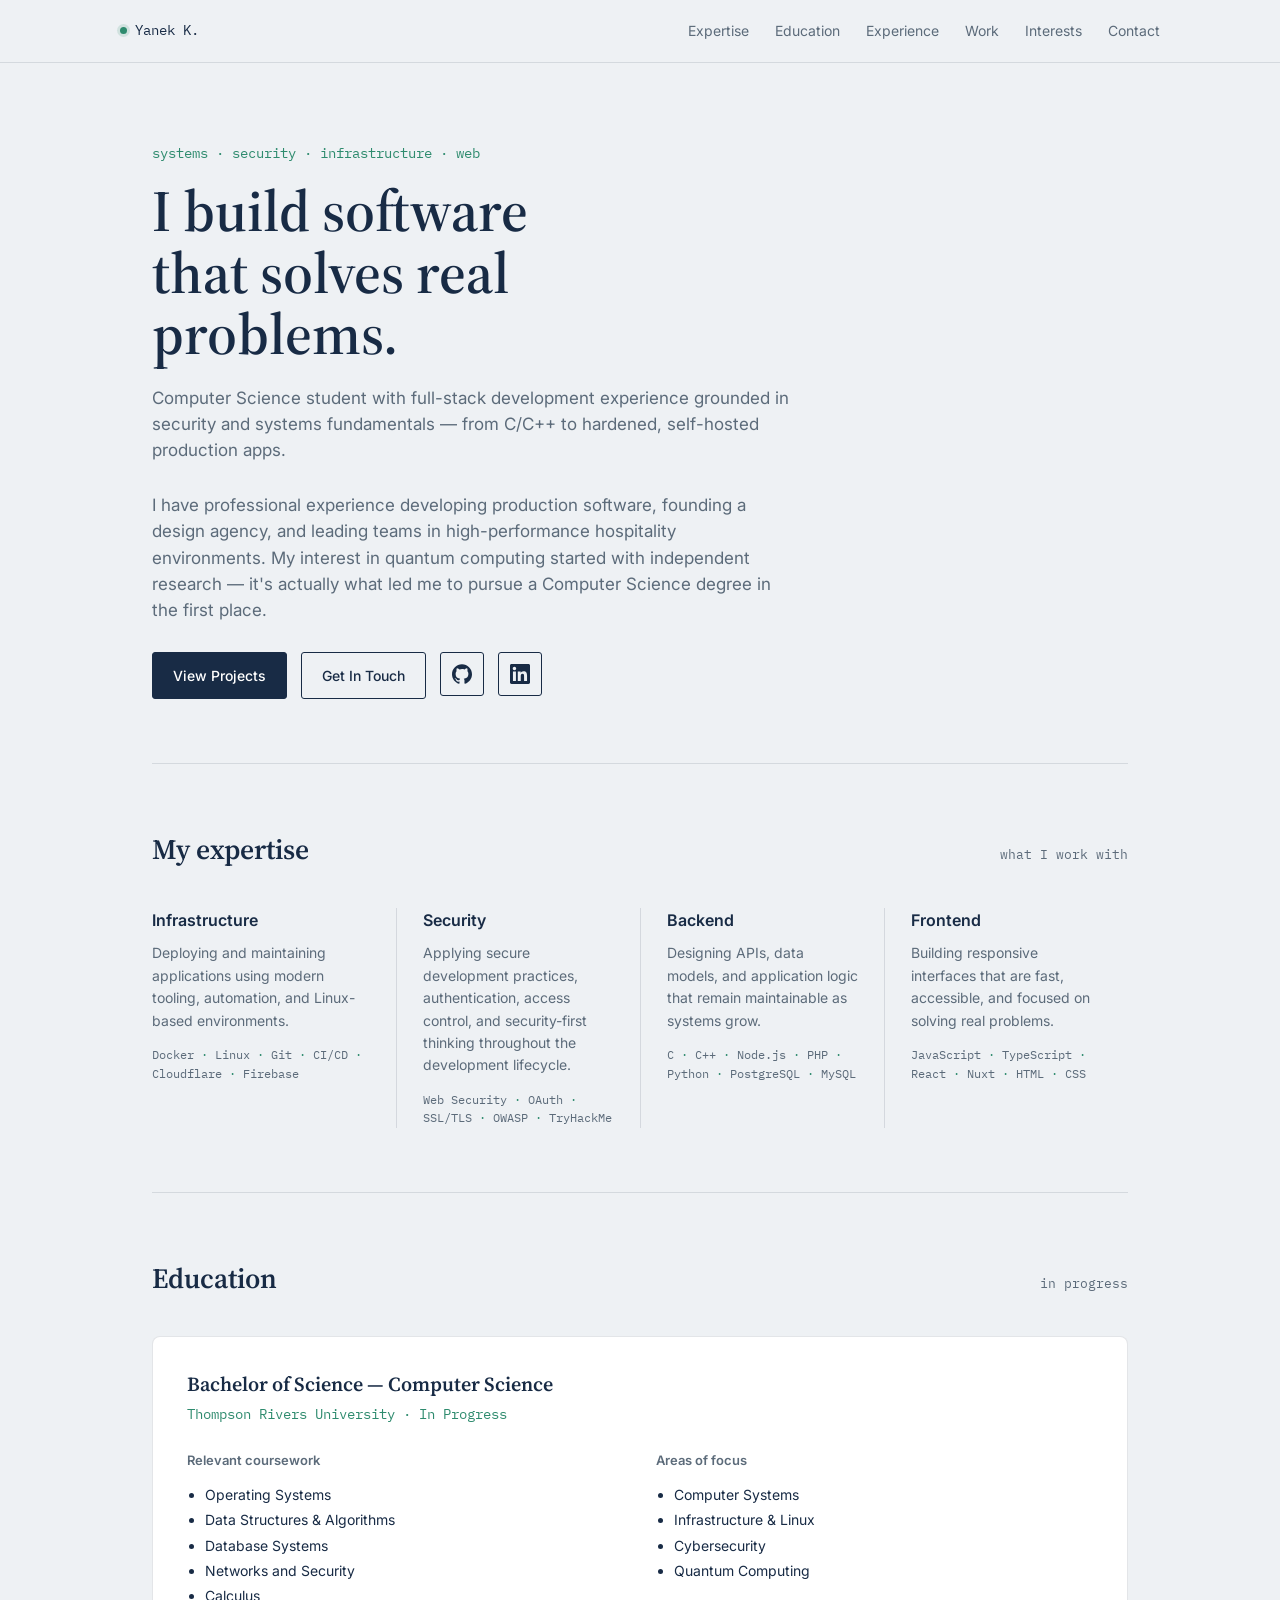
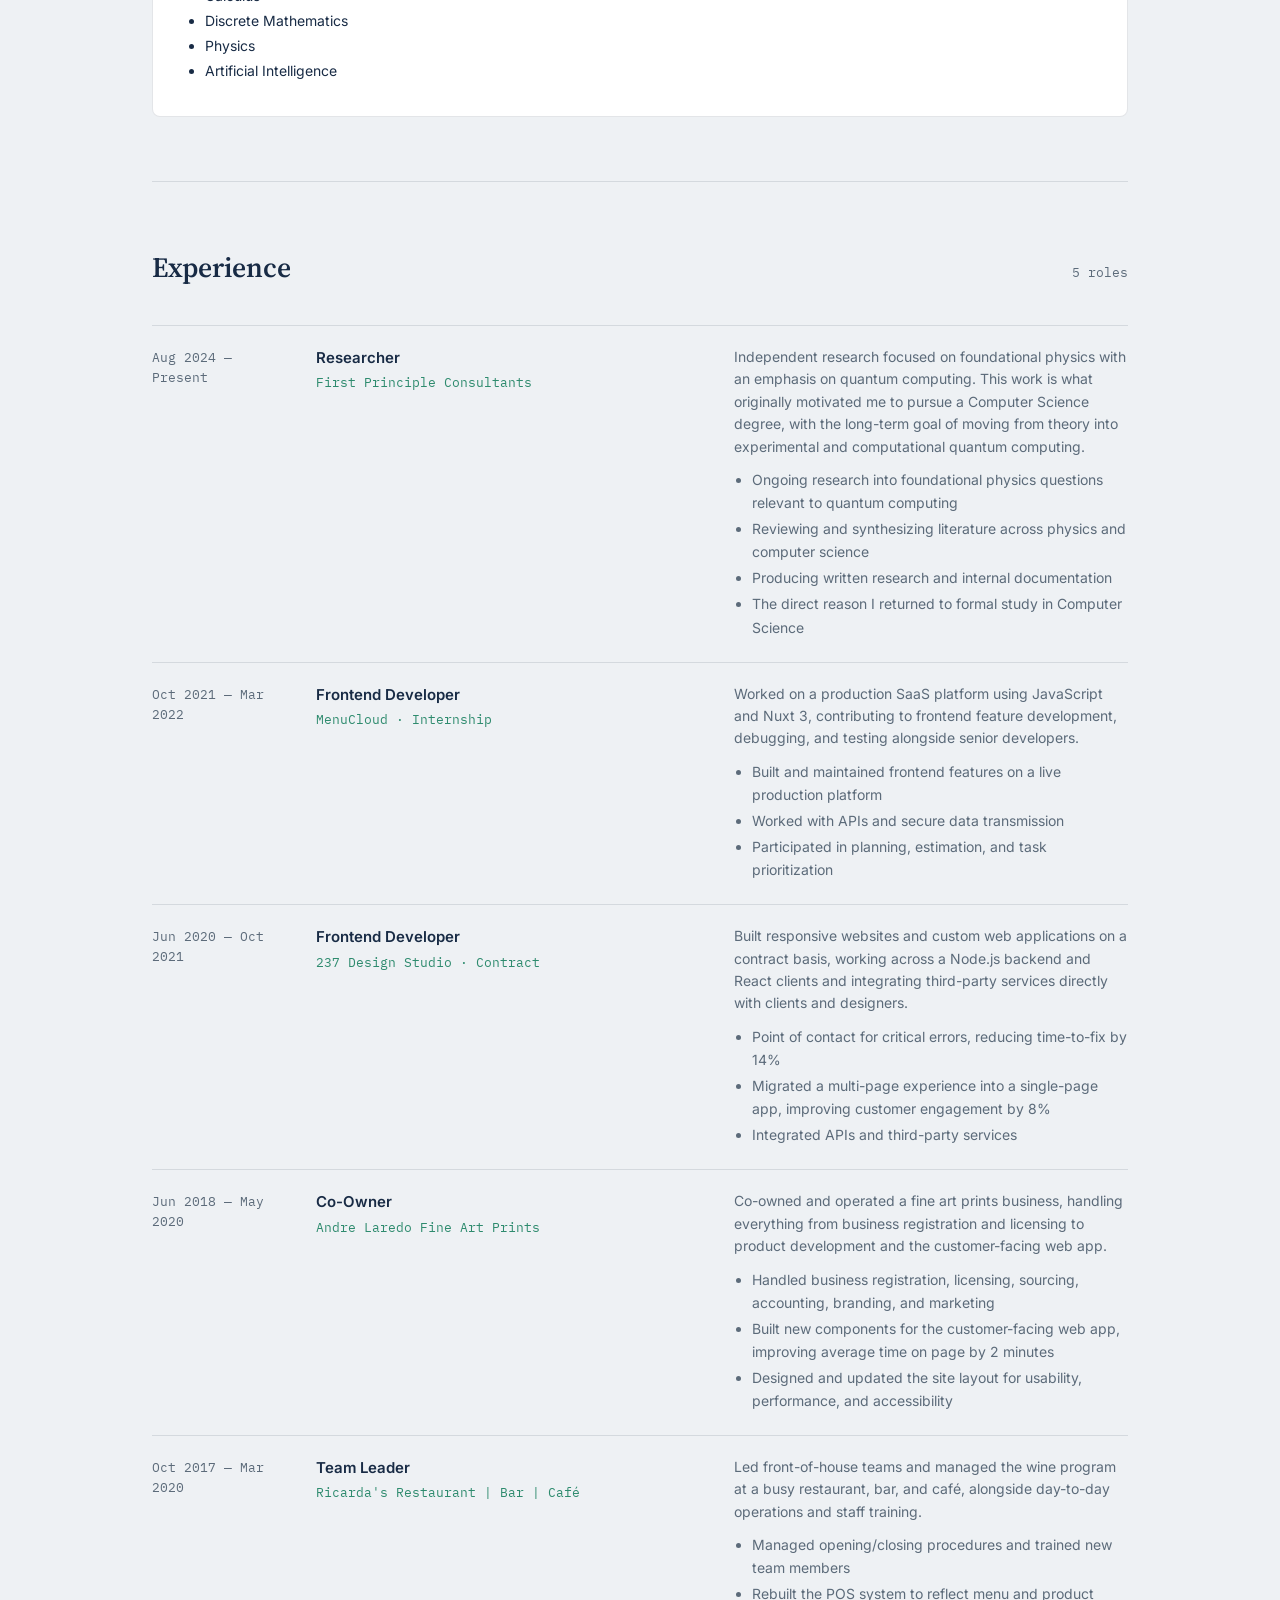
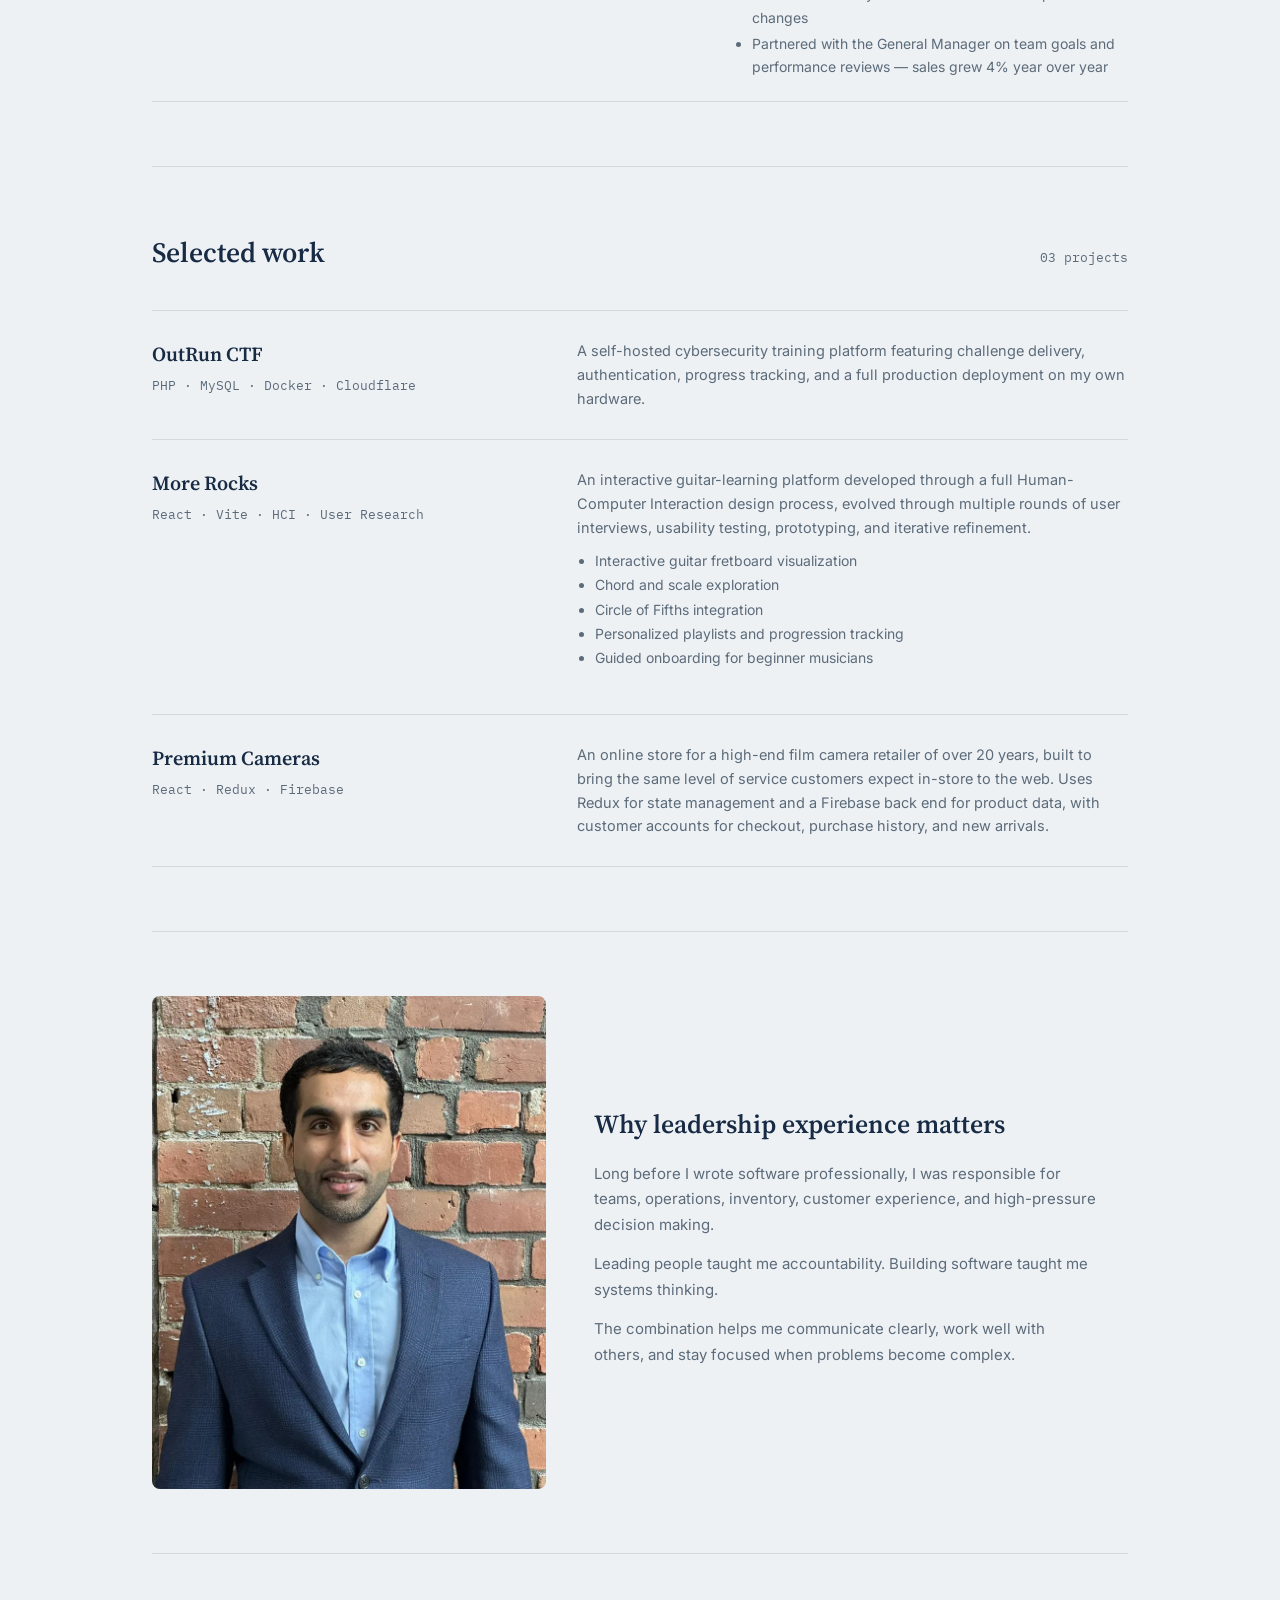
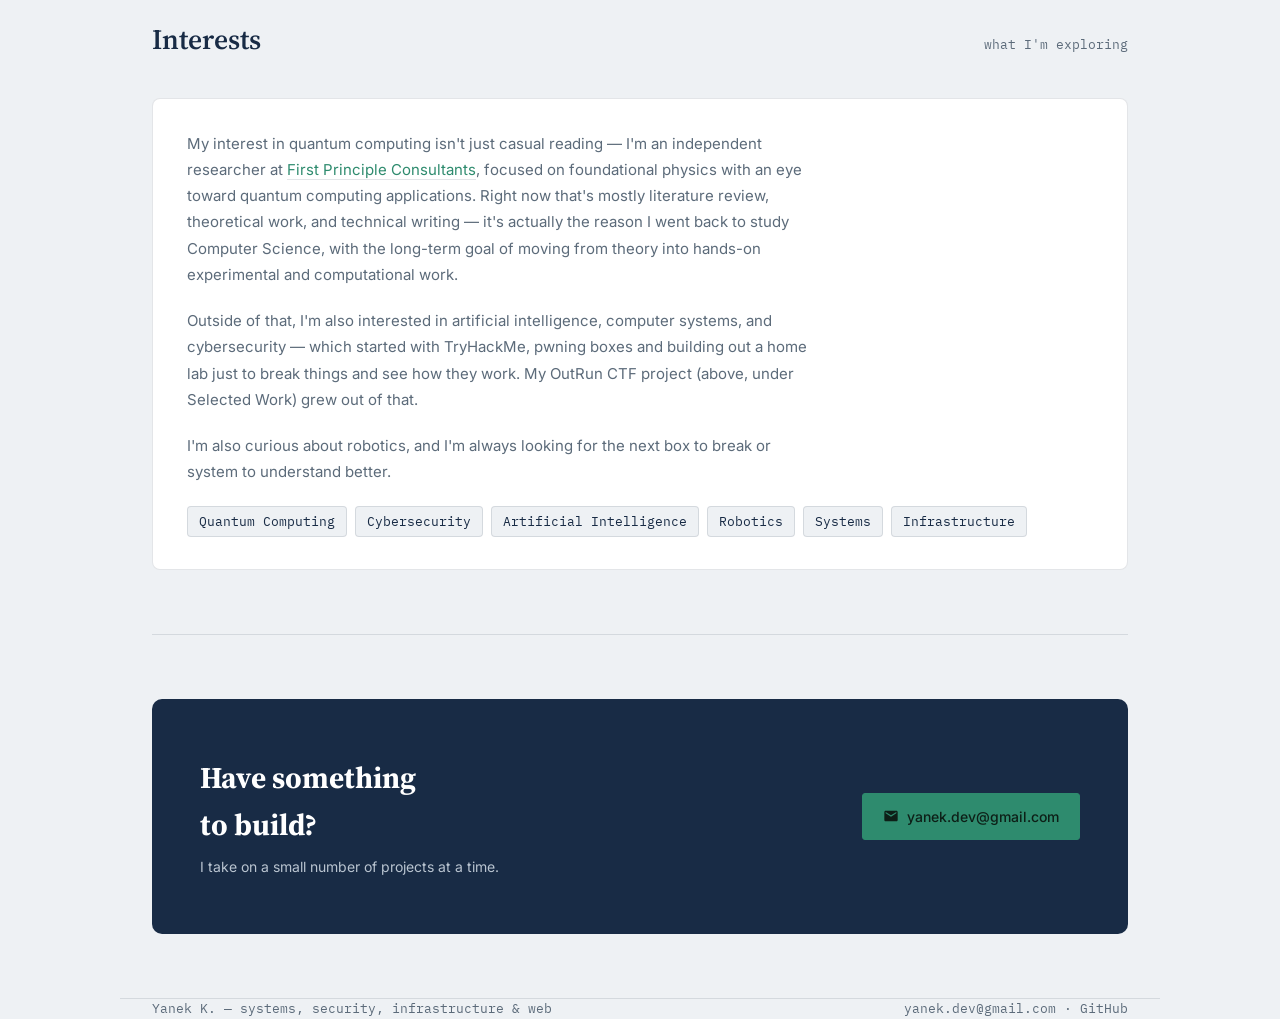
<file: index.html>
<!DOCTYPE html>
<html lang="en">
<head>
<meta charset="UTF-8">
<meta name="viewport" content="width=device-width, initial-scale=1.0">
<meta name="description" content="Computer Science student and developer.">
<meta property="og:type" content="website">
<meta property="og:title" content="Yanek K. — Computer Science Student & Developer">
<meta property="og:description" content="Computer Science student and developer.">
<meta property="og:image" content="og-image.png">
<meta name="twitter:card" content="summary_large_image">
<link rel="icon" type="image/svg+xml" href="assets/favicon.svg">
<link rel="icon" type="image/png" sizes="32x32" href="favicon-32.png">
<link rel="icon" type="image/png" sizes="16x16" href="favicon-16.png">
<link rel="apple-touch-icon" sizes="180x180" href="apple-touch-icon.png">
<title>Yanek K. — Computer Science Student & Developer</title>
<link rel="stylesheet" href="styles.css">
</head>
<body>

<header class="site">
  <div class="wrap nav-row">
    <div class="nav-mark"><span class="dot"></span>Yanek K.</div>
    <nav class="links">
      <a href="#expertise">Expertise</a>
      <a href="#education">Education</a>
      <a href="#experience">Experience</a>
      <a href="#work">Work</a>
      <a href="#interests">Interests</a>
      <a href="#contact">Contact</a>
    </nav>
  </div>
</header>

<main class="wrap">

  <!-- HERO -->
  <section class="hero" style="border-top:none;">
    <p class="role">systems · security · infrastructure · web</p>
    <h1>I build software that solves real problems.</h1>
    <p class="lede">Computer Science student with full-stack development experience grounded in security and systems fundamentals — from C/C++ to hardened, self-hosted production
    apps.</p>
    <p class="lede">I have professional experience developing production software, founding a design agency, and leading teams in high-performance hospitality environments. My interest in quantum computing started with independent research — it's actually what led me to pursue a Computer Science degree in the first place.</p>
        <div class="actions">
          <a class="btn primary" href="#work">View Projects</a>
          <a class="btn ghost" href="#contact">Get In Touch</a>
          <a class="icon-btn" href="https://github.com/Yanek-K" target="_blank" aria-label="GitHub">
            <svg viewBox="0 0 24 24">
              <path
                d="M12 .297c-6.63 0-12 5.373-12 12 0 5.303 3.438 9.8 8.205 11.385.6.113.82-.258.82-.577 0-.285-.01-1.04-.015-2.04-3.338.724-4.042-1.61-4.042-1.61-.546-1.385-1.333-1.754-1.333-1.754-1.089-.744.083-.729.083-.729 1.205.084 1.839 1.237 1.839 1.237 1.07 1.834 2.807 1.304 3.492.997.108-.775.418-1.305.762-1.605-2.665-.303-5.466-1.332-5.466-5.93 0-1.31.469-2.381 1.236-3.221-.124-.303-.535-1.524.117-3.176 0 0 1.008-.322 3.301 1.23a11.5 11.5 0 0 1 3.003-.404c1.02.005 2.047.138 3.003.404 2.291-1.552 3.297-1.23 3.297-1.23.653 1.653.242 2.874.118 3.176.77.84 1.235 1.911 1.235 3.221 0 4.61-2.807 5.624-5.479 5.92.43.372.814 1.102.814 2.222 0 1.606-.014 2.898-.014 3.293 0 .322.216.694.825.576C20.565 22.092 24 17.592 24 12.297c0-6.627-5.373-12-12-12" />
            </svg>
          </a>
          <a class="icon-btn" href="https://www.linkedin.com/in/yanek-k/" target="_blank" aria-label="LinkedIn">
            <svg viewBox="0 0 24 24">
              <path
                d="M20.447 20.452h-3.554v-5.569c0-1.328-.027-3.037-1.852-3.037-1.853 0-2.136 1.446-2.136 2.939v5.667H9.351V9h3.414v1.561h.046c.477-.9 1.637-1.85 3.37-1.85 3.601 0 4.267 2.37 4.267 5.455v6.286zM5.337 7.433c-1.144 0-2.063-.926-2.063-2.065 0-1.138.92-2.063 2.063-2.063 1.14 0 2.064.925 2.064 2.063 0 1.139-.925 2.065-2.064 2.065zm1.782 13.019H3.555V9h3.564v11.452zM22.225 0H1.771C.792 0 0 .774 0 1.729v20.542C0 23.227.792 24 1.771 24h20.451C23.2 24 24 23.227 24 22.271V1.729C24 .774 23.2 0 22.222 0h.003z" />
            </svg>
          </a>
        </div>
  </section>

  <!-- EXPERTISE -->
  <section id="expertise">
    <div class="section-head">
      <h2>My expertise</h2>
      <span class="tag">what I work with</span>
    </div>
    <div class="expertise-grid">
      <div class="expertise-cell">
        <h3>Infrastructure</h3>
        <p>Deploying and maintaining applications using modern tooling, automation, and Linux-based environments.</p>
        <div class="tags">
          <span class="tag-pill">Docker</span>
          <span class="tag-pill">Linux</span>
          <span class="tag-pill">Git</span>
          <span class="tag-pill">CI/CD</span>
          <span class="tag-pill">Cloudflare</span>
          <span class="tag-pill">Firebase</span>
        </div>
      </div>
      <div class="expertise-cell">
        <h3>Security</h3>
        <p>Applying secure development practices, authentication, access control, and security-first thinking throughout
          the development lifecycle.</p>
        <div class="tags">
          <span class="tag-pill">Web Security</span>
          <span class="tag-pill">OAuth</span>
          <span class="tag-pill">SSL/TLS</span>
          <span class="tag-pill">OWASP</span>
          <span class="tag-pill">TryHackMe</span>
        </div>
      </div>
      <div class="expertise-cell">
        <h3>Backend</h3>
        <p>Designing APIs, data models, and application logic that remain maintainable as systems grow.</p>
        <div class="tags">
          <span class="tag-pill">C</span>
          <span class="tag-pill">C++</span>
          <span class="tag-pill">Node.js</span>
          <span class="tag-pill">PHP</span>
          <span class="tag-pill">Python</span>
          <span class="tag-pill">PostgreSQL</span>
          <span class="tag-pill">MySQL</span>
        </div>
      </div>
      <div class="expertise-cell">
        <h3>Frontend</h3>
        <p>Building responsive interfaces that are fast, accessible, and focused on solving real problems.</p>
        <div class="tags">
          <span class="tag-pill">JavaScript</span>
          <span class="tag-pill">TypeScript</span>
          <span class="tag-pill">React</span>
          <span class="tag-pill">Nuxt</span>
          <span class="tag-pill">HTML</span>
          <span class="tag-pill">CSS</span>
        </div>
      </div>
    </div>
  </section>

  <!-- EDUCATION -->
  <section id="education">
    <div class="section-head">
      <h2>Education</h2>
      <span class="tag">in progress</span>
    </div>
    <div class="edu-card">
      <p class="degree">Bachelor of Science — Computer Science</p>
      <p class="school">Thompson Rivers University · In Progress</p>
      <div class="edu-cols">
        <div>
          <h4>Relevant coursework</h4>
          <ul>
            <li>Operating Systems</li>
            <li>Data Structures &amp; Algorithms</li>
            <li>Database Systems</li>
            <li>Networks and Security</li>
            <li>Calculus</li>
            <li>Discrete Mathematics</li>
            <li>Physics</li>
            <li>Artificial Intelligence</li>
          </ul>
        </div>
        <div>
          <h4>Areas of focus</h4>
          <ul>
            <li>Computer Systems</li>
            <li>Infrastructure &amp; Linux</li>
            <li>Cybersecurity</li>
            <li>Quantum Computing</li>
          </ul>
        </div>
      </div>
    </div>
  </section>

  <!-- WHERE I HAVE WORKED -->
  <section id="experience">
    <div class="section-head">
      <h2>Experience</h2>
      <span class="tag">5 roles</span>
    </div>
    <div class="work-table">
      <div class="work-row">
        <div class="period">Aug 2024 — Present</div>
        <div>
          <p class="role">Researcher</p>
          <p class="org">First Principle Consultants</p>
        </div>
        <div>
          <p class="desc">Independent research focused on foundational physics with an emphasis on quantum computing. This work is what originally motivated me to pursue a
            Computer Science degree, with the long-term goal of moving from theory into experimental and computational
            quantum computing.</p>
          <ul class="bullets">
            <li>Ongoing research into foundational physics questions relevant to quantum computing</li>
            <li>Reviewing and synthesizing literature across physics and computer science</li>
            <li>Producing written research and internal documentation</li>
            <li>The direct reason I returned to formal study in Computer Science</li>
          </ul>
        </div>
      </div>
      <div class="work-row">
        <div class="period">Oct 2021 — Mar 2022</div>
        <div>
          <p class="role">Frontend Developer</p>
          <p class="org">MenuCloud · Internship</p>
        </div>
        <div>
          <p class="desc">Worked on a production SaaS platform using JavaScript and Nuxt 3, contributing to frontend
            feature development, debugging, and testing alongside senior developers.</p>
          <ul class="bullets">
            <li>Built and maintained frontend features on a live production platform</li>
            <li>Worked with APIs and secure data transmission</li>
            <li>Participated in planning, estimation, and task prioritization</li>
          </ul>
        </div>
      </div>
      <div class="work-row">
        <div class="period">Jun 2020 — Oct 2021</div>
        <div>
          <p class="role">Frontend Developer</p>
          <p class="org">237 Design Studio · Contract</p>
        </div>
        <div>
          <p class="desc">Built responsive websites and custom web applications on a contract basis, working across a
            Node.js backend and React clients and integrating third-party services directly with clients and designers.
          </p>
          <ul class="bullets">
            <li>Point of contact for critical errors, reducing time-to-fix by 14%</li>
            <li>Migrated a multi-page experience into a single-page app, improving customer engagement by 8%</li>
            <li>Integrated APIs and third-party services</li>
          </ul>
        </div>
      </div>
      <div class="work-row">
        <div class="period">Jun 2018 — May 2020</div>
        <div>
          <p class="role">Co-Owner</p>
          <p class="org">Andre Laredo Fine Art Prints</p>
        </div>
        <div>
          <p class="desc">Co-owned and operated a fine art prints business, handling everything from business registration
            and licensing to product development and the customer-facing web app.</p>
          <ul class="bullets">
            <li>Handled business registration, licensing, sourcing, accounting, branding, and marketing</li>
            <li>Built new components for the customer-facing web app, improving average time on page by 2 minutes</li>
            <li>Designed and updated the site layout for usability, performance, and accessibility</li>
          </ul>
        </div>
      </div>
      <div class="work-row">
        <div class="period">Oct 2017 — Mar 2020</div>
        <div>
          <p class="role">Team Leader</p>
          <p class="org">Ricarda's Restaurant | Bar | Café</p>
        </div>
        <div>
          <p class="desc">Led front-of-house teams and managed the wine program at a busy restaurant, bar, and café,
            alongside day-to-day operations and staff training.</p>
          <ul class="bullets">
            <li>Managed opening/closing procedures and trained new team members</li>
            <li>Rebuilt the POS system to reflect menu and product changes</li>
            <li>Partnered with the General Manager on team goals and performance reviews — sales grew 4% year over year
            </li>
          </ul>
        </div>
      </div>
    </div>
  </section>

  <!-- SELECTED WORK -->
  <section id="work">
    <div class="section-head">
      <h2>Selected work</h2>
      <span class="tag">03 projects</span>
    </div>
    <div class="selected-list">
      <a class="selected-row" href="outrun-ctf.html">
        <div>
          <h3>OutRun CTF</h3>
          <p class="stack-line">PHP · MySQL · Docker · Cloudflare</p>
        </div>
        <p class="desc">A self-hosted cybersecurity training platform featuring challenge delivery, authentication, progress tracking, and a full production deployment on my own hardware.</p>
      </a>
      <a class="selected-row" href="more-rocks.html">
        <div>
          <h3>More Rocks</h3>
          <p class="stack-line">React · Vite · HCI · User Research</p>
        </div>
        <div>
          <p class="desc">An interactive guitar-learning platform developed through a full Human-Computer Interaction design process, evolved through multiple rounds of user interviews, usability testing, prototyping, and iterative refinement.</p>
          <ul class="bullets" style="margin-top:10px;">
            <li>Interactive guitar fretboard visualization</li>
            <li>Chord and scale exploration</li>
            <li>Circle of Fifths integration</li>
            <li>Personalized playlists and progression tracking</li>
            <li>Guided onboarding for beginner musicians</li>
          </ul>
        </div>
      </a>
      <a class="selected-row" href="premium-cameras.html">
        <div>
          <h3>Premium Cameras</h3>
          <p class="stack-line">React · Redux · Firebase</p>
        </div>
        <p class="desc">An online store for a high-end film camera retailer of over 20 years, built to bring the same level of service customers expect in-store to the web. Uses Redux for state management and a Firebase back end for product data, with customer accounts for checkout, purchase history, and new arrivals.</p>
      </a>
    </div>
  </section>

  <!-- MY STORY -->
  <section id="story">
    <div class="story">
      <img class="photo" src="story-photo.webp" alt="Yanek K." style="width:100%; object-fit:cover; display:block;">
      <div>
        <h2>Why leadership experience matters</h2>
        <p>Long before I wrote software professionally, I was responsible for teams, operations, inventory, customer experience, and high-pressure decision making.</p>
        <p>Leading people taught me accountability. Building software taught me systems thinking.</p>
        <p>The combination helps me communicate clearly, work well with others, and stay focused when problems become complex.</p>
      </div>
    </div>
  </section>

  <!-- INTERESTS -->
  <section id="interests">
    <div class="section-head">
      <h2>Interests</h2>
      <span class="tag">what I'm exploring</span>
    </div>
    <div class="interests-card">
      <p>My interest in quantum computing isn't just casual reading — I'm an independent researcher at <a href="https://www.firstprincipleconsultants.com" target="_blank" style="color:var(--green); text-decoration:none; border-bottom:1px solid var(--line);">First Principle Consultants</a>, focused on foundational physics with an eye toward quantum computing applications. Right now that's mostly literature review, theoretical work, and technical writing — it's actually the reason I went back to study Computer Science, with the long-term goal of moving from theory into hands-on experimental and computational work.</p>
      <p>Outside of that, I'm also interested in artificial intelligence, computer systems, and cybersecurity — which started with TryHackMe, pwning boxes and building out a home lab just to break things and see how they work.
      My OutRun CTF project (above, under Selected Work) grew out of that.</p>
      <p>I'm also curious about robotics, and I'm always
      looking for the next box to break or system to understand better.</p>
      <div class="interest-tags">
        <span class="tag-pill">Quantum Computing</span>
        <span class="tag-pill">Cybersecurity</span>
        <span class="tag-pill">Artificial Intelligence</span>
        <span class="tag-pill">Robotics</span>
        <span class="tag-pill">Systems</span>
        <span class="tag-pill">Infrastructure</span>
      </div>
    </div>
  </section>

  <!-- CTA -->
  <section id="contact">
    <div class="cta-box">
      <div>
        <h2>Have something to build?</h2>
        <p>I take on a small number of projects at a time.</p>
      </div>
      <a class="btn primary copy-email" data-email="yanek.dev@gmail.com"
        style="cursor:pointer; display:inline-flex; align-items:center; gap:8px;">
        <svg viewBox="0 0 24 24" width="16" height="16" fill="currentColor">
          <path
            d="M20 4H4c-1.1 0-2 .9-2 2v12c0 1.1.9 2 2 2h16c1.1 0 2-.9 2-2V6c0-1.1-.9-2-2-2zm0 4-8 5-8-5V6l8 5 8-5v2z" />
        </svg>
        yanek.dev@gmail.com
      </a>
    </div>
  </section>

</main>
<footer class="wrap">
  <span>Yanek K. — systems, security, infrastructure &amp; web</span>
  <span><span class="copy-email" data-email="yanek.dev@gmail.com">yanek.dev@gmail.com</span> · <a href="https://github.com/Yanek-K" target="_blank">GitHub</a></span>
</footer>

<!-- Cloudflare Web Analytics --><script type='module' src='https://static.cloudflareinsights.com/beacon.min.js' data-cf-beacon='{"token": "6724e410812840bd92c3ebd8c4f4d8a2"}'></script><!-- End Cloudflare Web Analytics -->
<script src="script.js"></script>
</body>
</html>
</file>
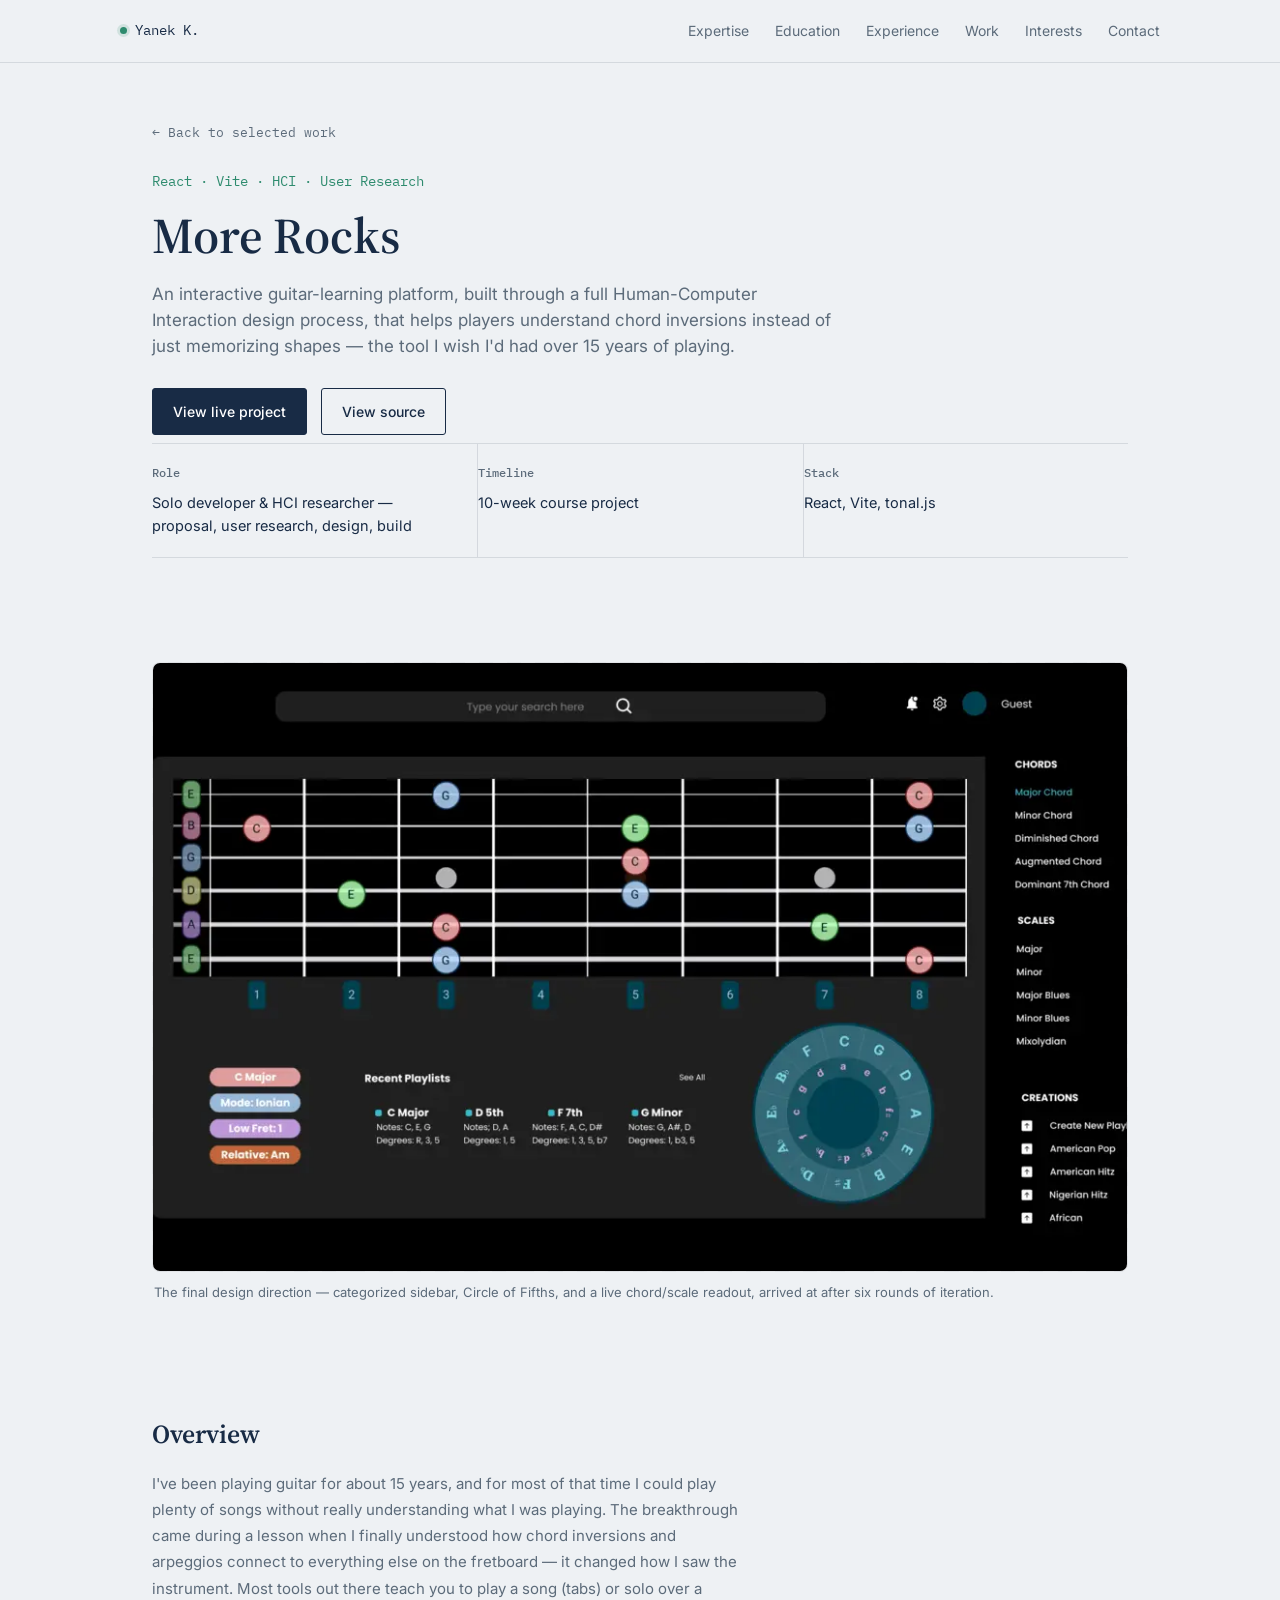
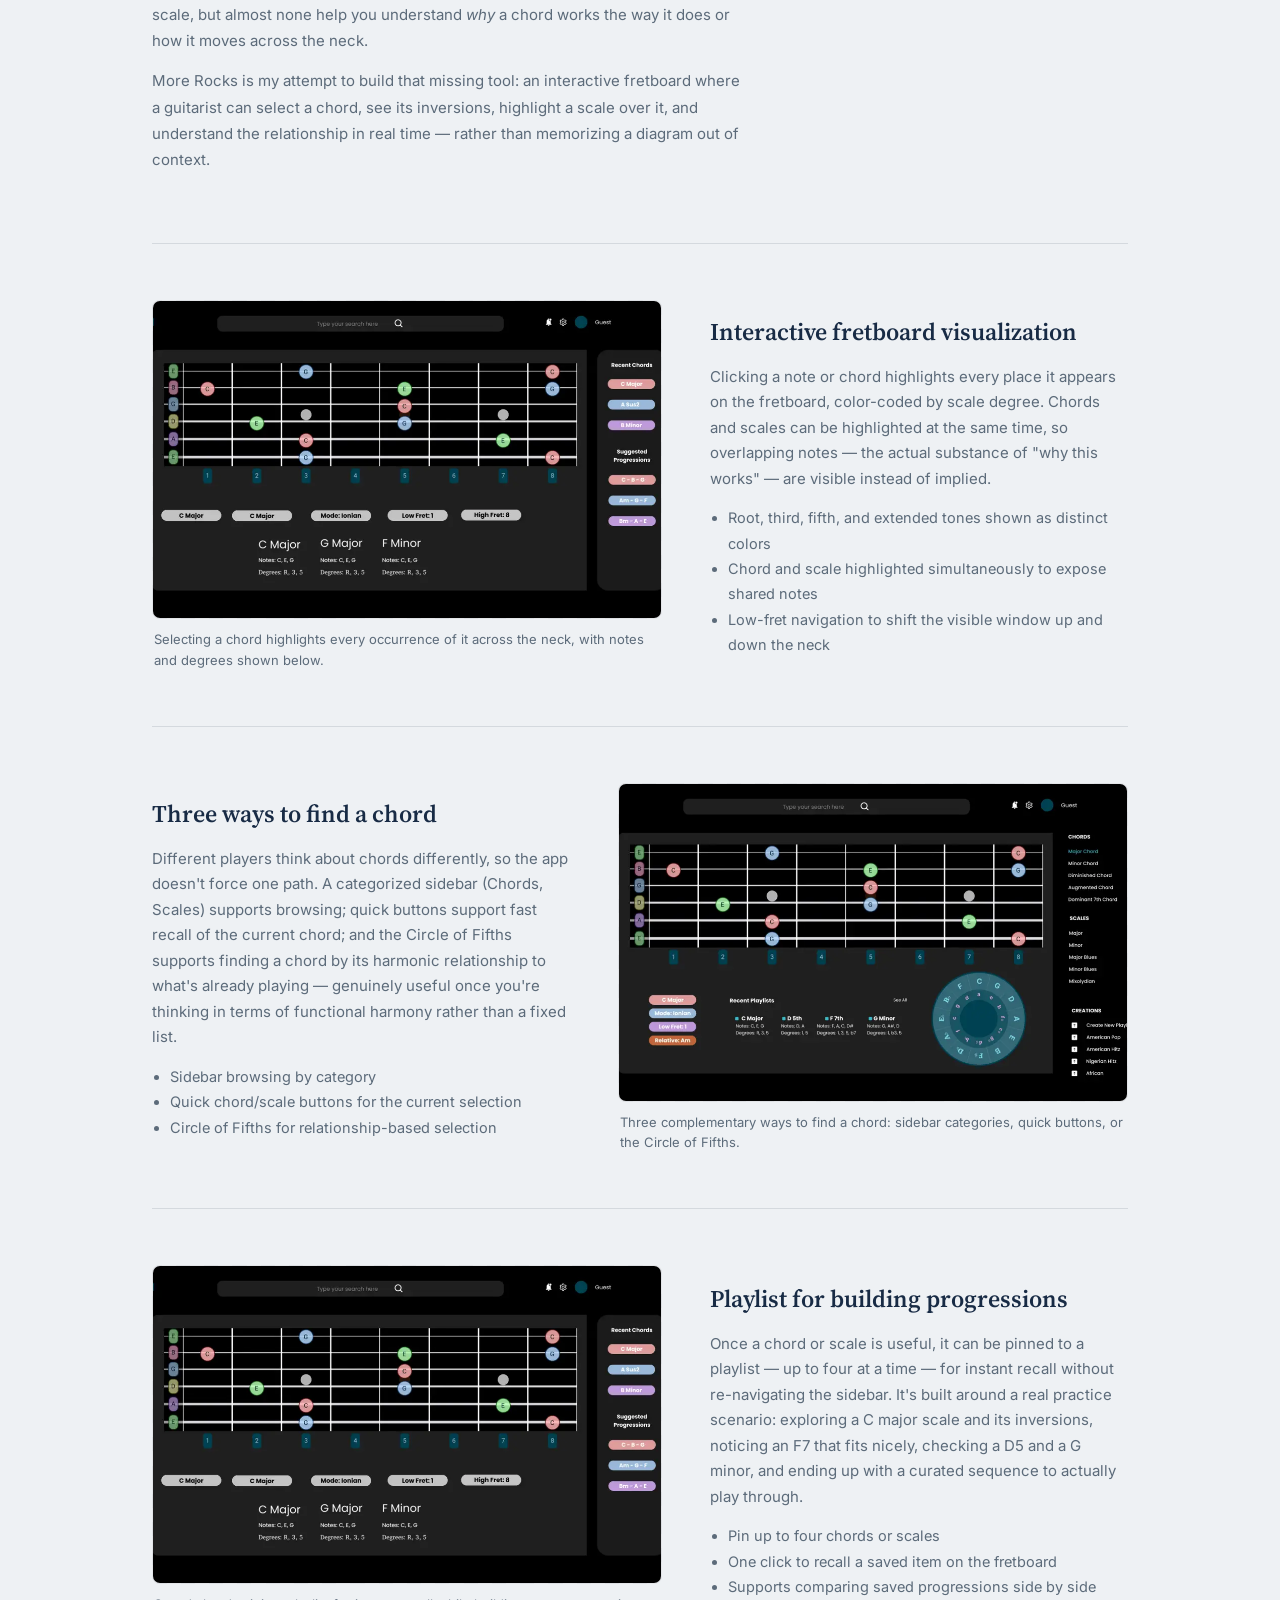
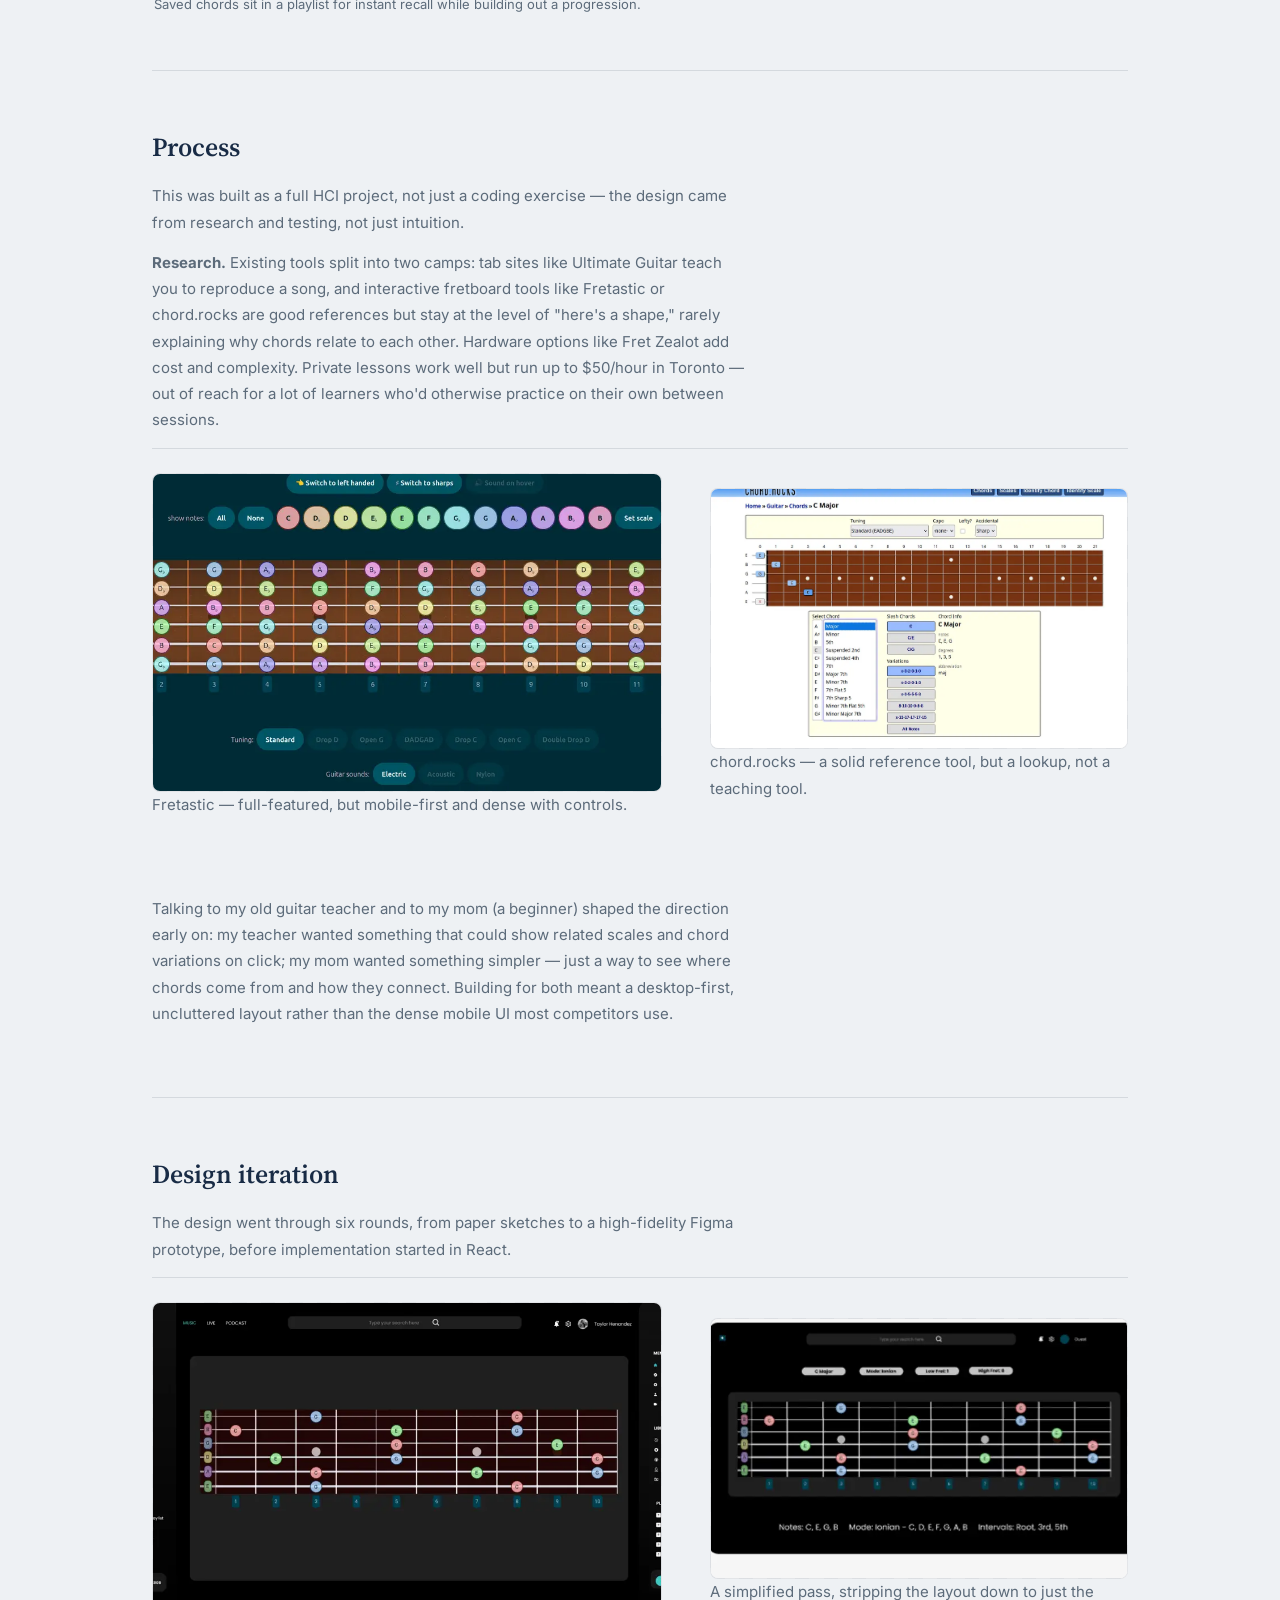
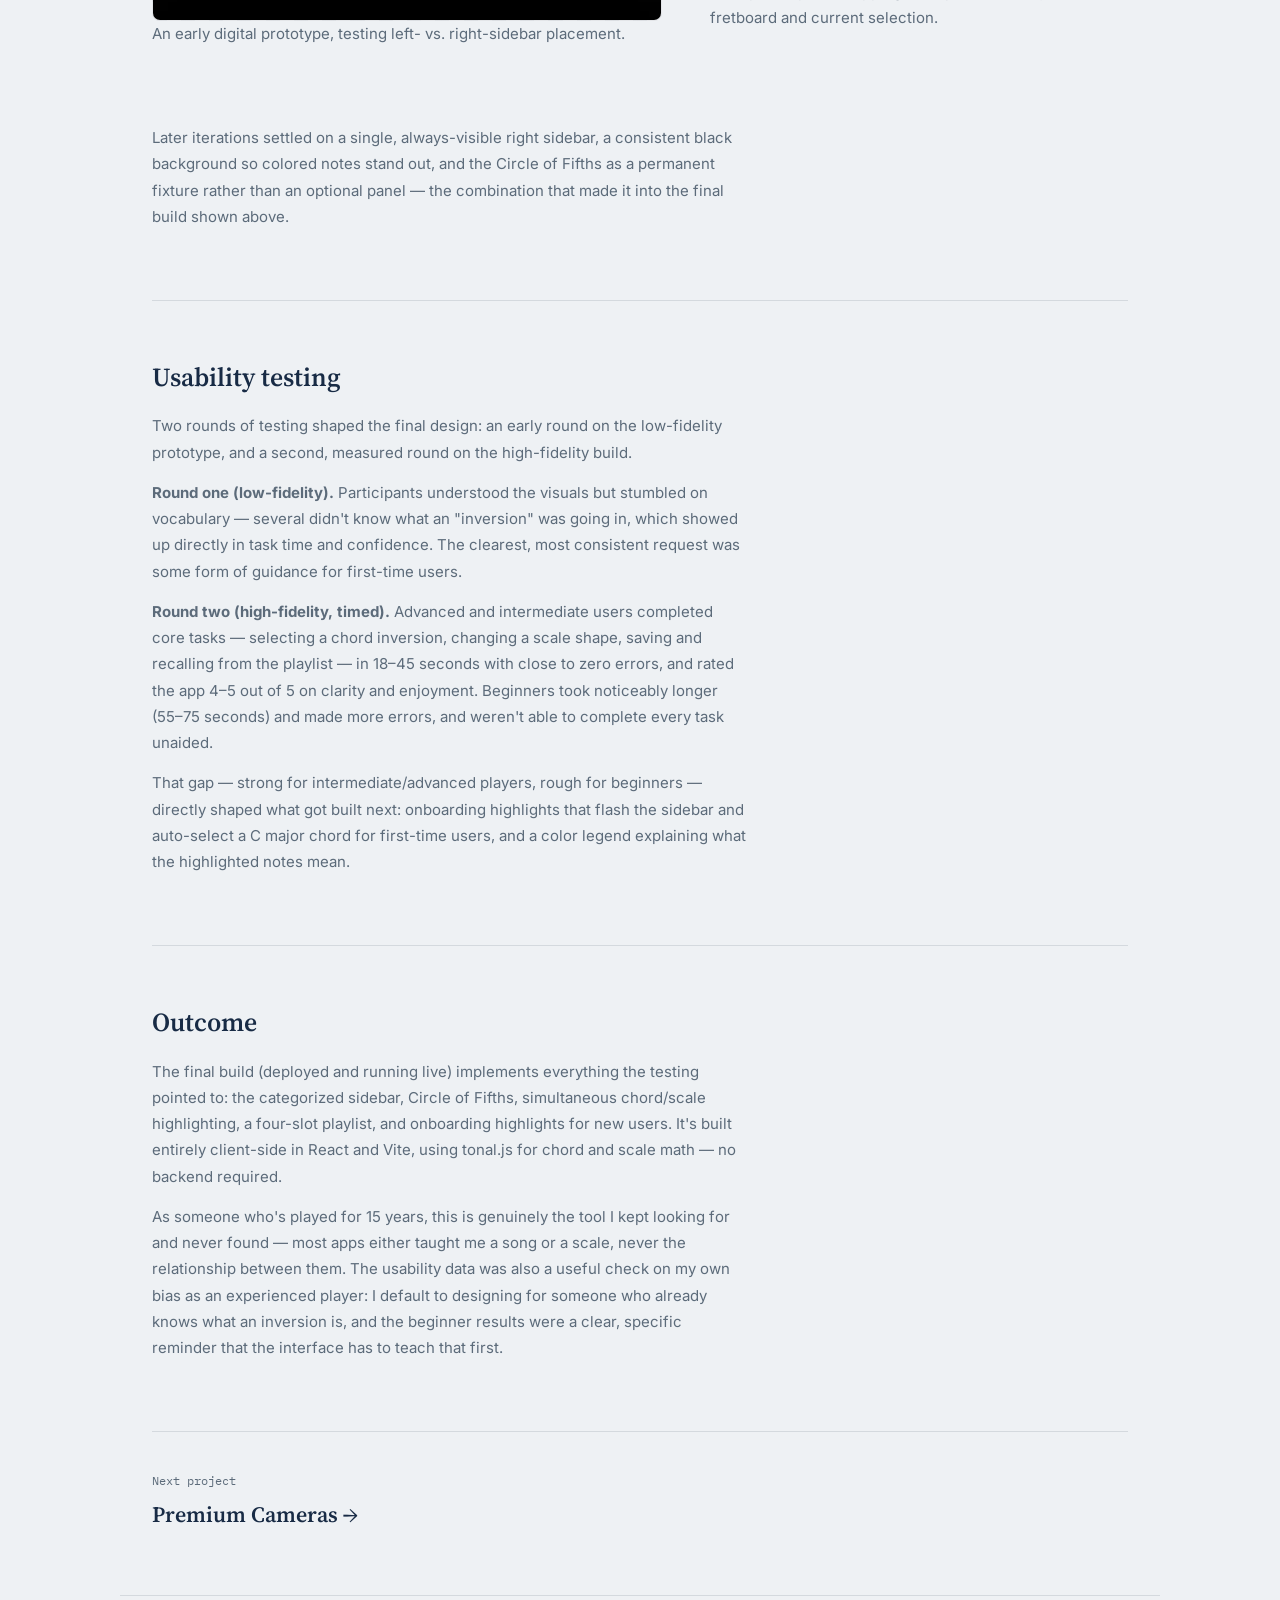
<file: more-rocks.html>
<!DOCTYPE html>
<html lang="en">
<head>
<meta charset="UTF-8">
<meta name="viewport" content="width=device-width, initial-scale=1.0">
<meta name="description" content="An interactive guitar chord-inversion trainer, built in React through a full HCI research and usability-testing process.">
<meta property="og:type" content="website">
<meta property="og:title" content="More Rocks — Yanek K.">
<meta property="og:description" content="An interactive guitar chord-inversion trainer, built in React through a full HCI research and usability-testing process.">
<meta property="og:image" content="og-image.png">
<meta name="twitter:card" content="summary_large_image">
<link rel="icon" type="image/svg+xml" href="favicon.svg">
<link rel="icon" type="image/png" sizes="32x32" href="favicon-32.png">
<link rel="icon" type="image/png" sizes="16x16" href="favicon-16.png">
<link rel="apple-touch-icon" sizes="180x180" href="apple-touch-icon.png">
<title>More Rocks — Yanek K.</title>
<link rel="stylesheet" href="styles.css">
</head>
<body>

<header class="site">
  <div class="wrap nav-row">
    <div class="nav-mark"><span class="dot"></span>Yanek K.</div>
    <nav class="links">
      <a href="index.html#expertise">Expertise</a>
      <a href="index.html#education">Education</a>
      <a href="index.html#experience">Experience</a>
      <a href="index.html#work">Work</a>
      <a href="index.html#interests">Interests</a>
      <a href="index.html#contact">Contact</a>
    </nav>
  </div>
</header>

<main class="wrap">

  <!-- PROJECT HERO -->
  <section class="project-hero">
    <a class="back-link" href="index.html#work">← Back to selected work</a>
    <p class="stack-line">React · Vite · HCI · User Research</p>
    <h1>More Rocks</h1>
    <p class="lede">An interactive guitar-learning platform, built through a full Human-Computer Interaction design process, that helps players understand chord inversions instead of just memorizing shapes — the tool I wish I'd had over 15 years of playing.</p>
    <div class="actions">
      <a class="btn primary" href="https://yanek-k.github.io/morerocks_v1/" target="_blank">View live project</a>
      <a class="btn ghost" href="https://github.com/Yanek-K/morerocks_v1" target="_blank">View source</a>
    </div>

    <div class="project-meta">
      <div class="meta-item">
        <h4>Role</h4>
        <p>Solo developer &amp; HCI researcher — proposal, user research, design, build</p>
      </div>
      <div class="meta-item">
        <h4>Timeline</h4>
        <p>10-week course project</p>
      </div>
      <div class="meta-item">
        <h4>Stack</h4>
        <p>React, Vite, tonal.js</p>
      </div>
    </div>
  </section>

  <!-- PRIMARY SCREENSHOT -->
  <section class="wide-shot" style="border-top:none;">
    <div class="shot">
      <img src="[data-uri]" alt="More Rocks final prototype: fretboard with color-coded notes, chord/scale sidebar, and Circle of Fifths">
    </div>
    <p class="shot-caption">The final design direction — categorized sidebar, Circle of Fifths, and a live chord/scale readout, arrived at after six rounds of iteration.</p>
  </section>

  <!-- OVERVIEW -->
  <section class="outcome" style="border-top:none;">
    <h2>Overview</h2>
    <p>I've been playing guitar for about 15 years, and for most of that time I could play plenty of songs without really understanding what I was playing. The breakthrough came during a lesson when I finally understood how chord inversions and arpeggios connect to everything else on the fretboard — it changed how I saw the instrument. Most tools out there teach you to play a song (tabs) or solo over a scale, but almost none help you understand <em>why</em> a chord works the way it does or how it moves across the neck.</p>
    <p>More Rocks is my attempt to build that missing tool: an interactive fretboard where a guitarist can select a chord, see its inversions, highlight a scale over it, and understand the relationship in real time — rather than memorizing a diagram out of context.</p>
  </section>

  <!-- FEATURE 1: interactive fretboard -->
  <section class="feature-block">
    <div class="feature-media">
      <div class="shot">
        <img src="[data-uri]" alt="Fretboard showing a highlighted C Major chord with note names and scale degrees">
      </div>
      <p class="shot-caption">Selecting a chord highlights every occurrence of it across the neck, with notes and degrees shown below.</p>
    </div>
    <div class="feature-text">
      <h3>Interactive fretboard visualization</h3>
      <p>Clicking a note or chord highlights every place it appears on the fretboard, color-coded by scale degree. Chords and scales can be highlighted at the same time, so overlapping notes — the actual substance of "why this works" — are visible instead of implied.</p>
      <ul>
        <li>Root, third, fifth, and extended tones shown as distinct colors</li>
        <li>Chord and scale highlighted simultaneously to expose shared notes</li>
        <li>Low-fret navigation to shift the visible window up and down the neck</li>
      </ul>
    </div>
  </section>

  <!-- FEATURE 2: multiple selection methods -->
  <section class="feature-block reverse">
    <div class="feature-media">
      <div class="shot">
        <img src="[data-uri]" alt="Sidebar with Chords and Scales categories, plus a Circle of Fifths selector">
      </div>
      <p class="shot-caption">Three complementary ways to find a chord: sidebar categories, quick buttons, or the Circle of Fifths.</p>
    </div>
    <div class="feature-text">
      <h3>Three ways to find a chord</h3>
      <p>Different players think about chords differently, so the app doesn't force one path. A categorized sidebar (Chords, Scales) supports browsing; quick buttons support fast recall of the current chord; and the Circle of Fifths supports finding a chord by its harmonic relationship to what's already playing — genuinely useful once you're thinking in terms of functional harmony rather than a fixed list.</p>
      <ul>
        <li>Sidebar browsing by category</li>
        <li>Quick chord/scale buttons for the current selection</li>
        <li>Circle of Fifths for relationship-based selection</li>
      </ul>
    </div>
  </section>

  <!-- FEATURE 3: playlist -->
  <section class="feature-block">
    <div class="feature-media">
      <div class="shot">
        <img src="[data-uri]" alt="Recent chords and suggested progressions panel">
      </div>
      <p class="shot-caption">Saved chords sit in a playlist for instant recall while building out a progression.</p>
    </div>
    <div class="feature-text">
      <h3>Playlist for building progressions</h3>
      <p>Once a chord or scale is useful, it can be pinned to a playlist — up to four at a time — for instant recall without re-navigating the sidebar. It's built around a real practice scenario: exploring a C major scale and its inversions, noticing an F7 that fits nicely, checking a D5 and a G minor, and ending up with a curated sequence to actually play through.</p>
      <ul>
        <li>Pin up to four chords or scales</li>
        <li>One click to recall a saved item on the fretboard</li>
        <li>Supports comparing saved progressions side by side</li>
      </ul>
    </div>
  </section>

  <!-- PROCESS -->
  <section class="outcome">
    <h2>Process</h2>
    <p>This was built as a full HCI project, not just a coding exercise — the design came from research and testing, not just intuition.</p>
    <p><strong>Research.</strong> Existing tools split into two camps: tab sites like Ultimate Guitar teach you to reproduce a song, and interactive fretboard tools like Fretastic or chord.rocks are good references but stay at the level of "here's a shape," rarely explaining why chords relate to each other. Hardware options like Fret Zealot add cost and complexity. Private lessons work well but run up to $50/hour in Toronto — out of reach for a lot of learners who'd otherwise practice on their own between sessions.</p>
    <div class="feature-block" style="padding-top:24px;">
      <div class="feature-media">
        <div class="shot">
          <img src="[data-uri]" alt="Fretastic, a reference interactive fretboard tool reviewed during research">
        </div>
        <p class="shot-caption">Fretastic — full-featured, but mobile-first and dense with controls.</p>
      </div>
      <div class="feature-media">
        <div class="shot">
          <img src="[data-uri]" alt="chord.rocks, a reference chord lookup tool reviewed during research">
        </div>
        <p class="shot-caption">chord.rocks — a solid reference tool, but a lookup, not a teaching tool.</p>
      </div>
    </div>
    <p style="margin-top:8px;">Talking to my old guitar teacher and to my mom (a beginner) shaped the direction early on: my teacher wanted something that could show related scales and chord variations on click; my mom wanted something simpler — just a way to see where chords come from and how they connect. Building for both meant a desktop-first, uncluttered layout rather than the dense mobile UI most competitors use.</p>
  </section>

  <!-- PROCESS: DESIGN ITERATION -->
  <section class="outcome">
    <h2>Design iteration</h2>
    <p>The design went through six rounds, from paper sketches to a high-fidelity Figma prototype, before implementation started in React.</p>
    <div class="feature-block" style="padding-top:24px;">
      <div class="feature-media">
        <div class="shot">
          <img src="[data-uri]" alt="Early digital prototype comparing left and right sidebar placement">
        </div>
        <p class="shot-caption">An early digital prototype, testing left- vs. right-sidebar placement.</p>
      </div>
      <div class="feature-media">
        <div class="shot">
          <img src="[data-uri]" alt="A simplified, single-panel iteration of the fretboard view">
        </div>
        <p class="shot-caption">A simplified pass, stripping the layout down to just the fretboard and current selection.</p>
      </div>
    </div>
    <p style="margin-top:8px;">Later iterations settled on a single, always-visible right sidebar, a consistent black background so colored notes stand out, and the Circle of Fifths as a permanent fixture rather than an optional panel — the combination that made it into the final build shown above.</p>
  </section>

  <!-- PROCESS: USABILITY TESTING -->
  <section class="outcome">
    <h2>Usability testing</h2>
    <p>Two rounds of testing shaped the final design: an early round on the low-fidelity prototype, and a second, measured round on the high-fidelity build.</p>
    <p><strong>Round one (low-fidelity).</strong> Participants understood the visuals but stumbled on vocabulary — several didn't know what an "inversion" was going in, which showed up directly in task time and confidence. The clearest, most consistent request was some form of guidance for first-time users.</p>
    <p><strong>Round two (high-fidelity, timed).</strong> Advanced and intermediate users completed core tasks — selecting a chord inversion, changing a scale shape, saving and recalling from the playlist — in 18–45 seconds with close to zero errors, and rated the app 4–5 out of 5 on clarity and enjoyment. Beginners took noticeably longer (55–75 seconds) and made more errors, and weren't able to complete every task unaided.</p>
    <p>That gap — strong for intermediate/advanced players, rough for beginners — directly shaped what got built next: onboarding highlights that flash the sidebar and auto-select a C major chord for first-time users, and a color legend explaining what the highlighted notes mean.</p>
  </section>

  <!-- OUTCOME -->
  <section class="outcome">
    <h2>Outcome</h2>
    <p>The final build (deployed and running live) implements everything the testing pointed to: the categorized sidebar, Circle of Fifths, simultaneous chord/scale highlighting, a four-slot playlist, and onboarding highlights for new users. It's built entirely client-side in React and Vite, using tonal.js for chord and scale math — no backend required.</p>
    <p>As someone who's played for 15 years, this is genuinely the tool I kept looking for and never found — most apps either taught me a song or a scale, never the relationship between them. The usability data was also a useful check on my own bias as an experienced player: I default to designing for someone who already knows what an inversion is, and the beginner results were a clear, specific reminder that the interface has to teach that first.</p>
  </section>

  <!-- NEXT PROJECT -->
  <div class="next-project">
    <div>
      <span class="label">Next project</span>
      <a href="premium-cameras.html">Premium Cameras →</a>
    </div>
  </div>

</main>

<footer class="wrap">
  <span>Yanek K. — systems, security, infrastructure &amp; web</span>
  <span><span class="copy-email" data-email="yanek.dev@gmail.com">yanek.dev@gmail.com</span> · <a href="https://github.com/Yanek-K" target="_blank">GitHub</a></span>
</footer>

<!-- Cloudflare Web Analytics --><script type='module' src='https://static.cloudflareinsights.com/beacon.min.js' data-cf-beacon='{"token": "6724e410812840bd92c3ebd8c4f4d8a2"}'></script><!-- End Cloudflare Web Analytics -->
<script src="script.js"></script>
</body>
</html>
</file>
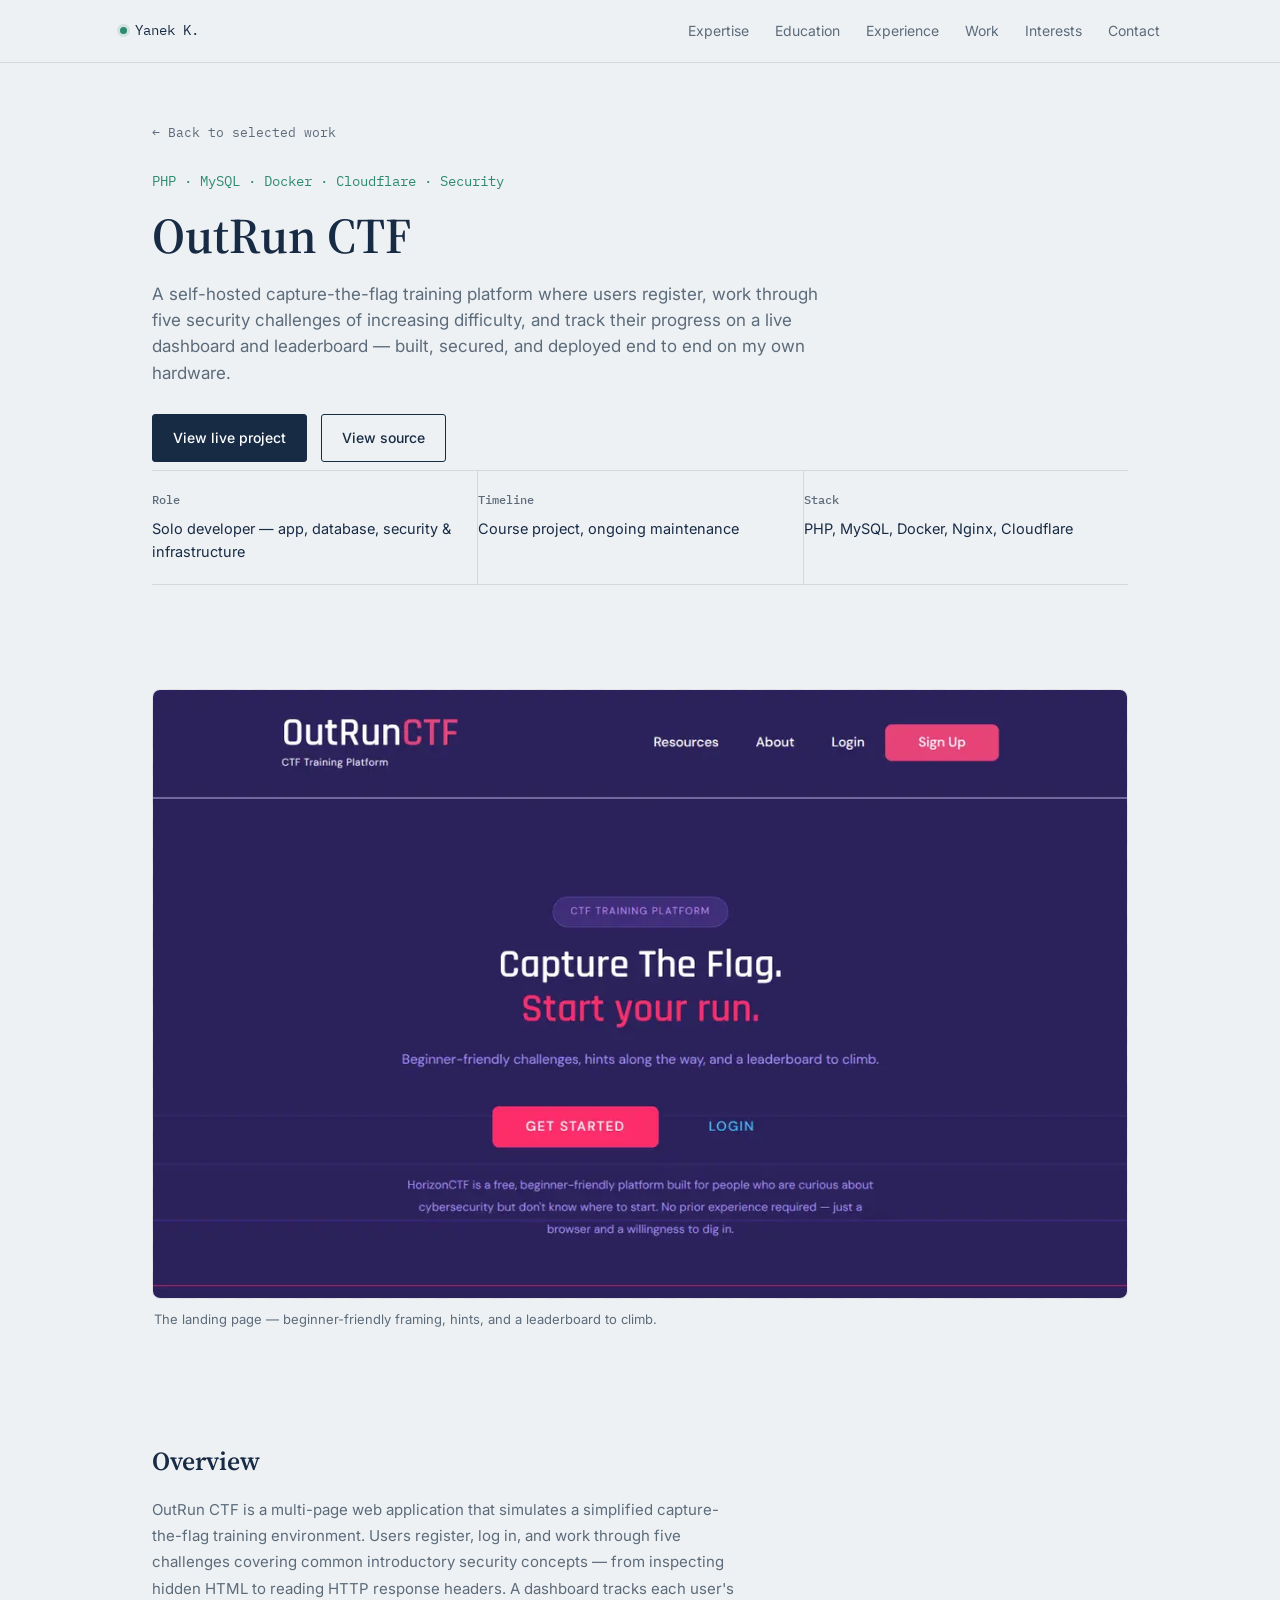
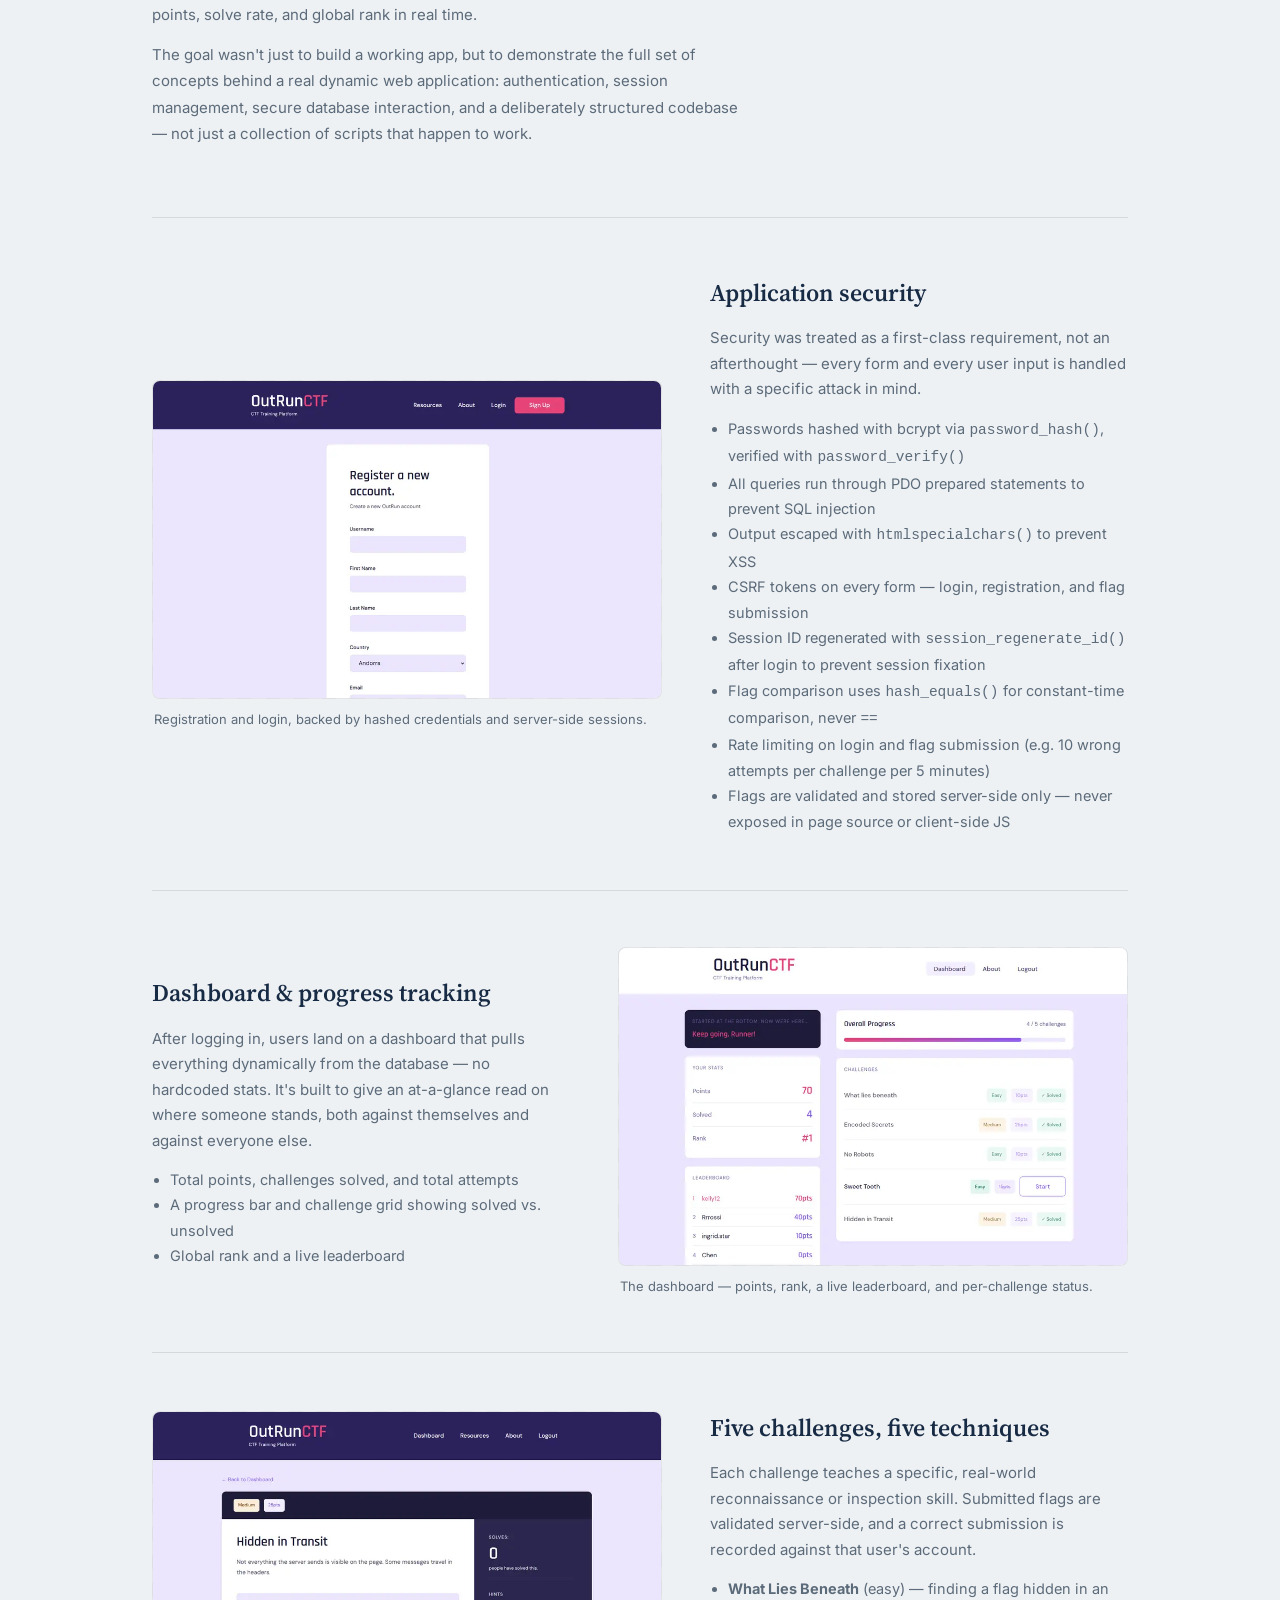
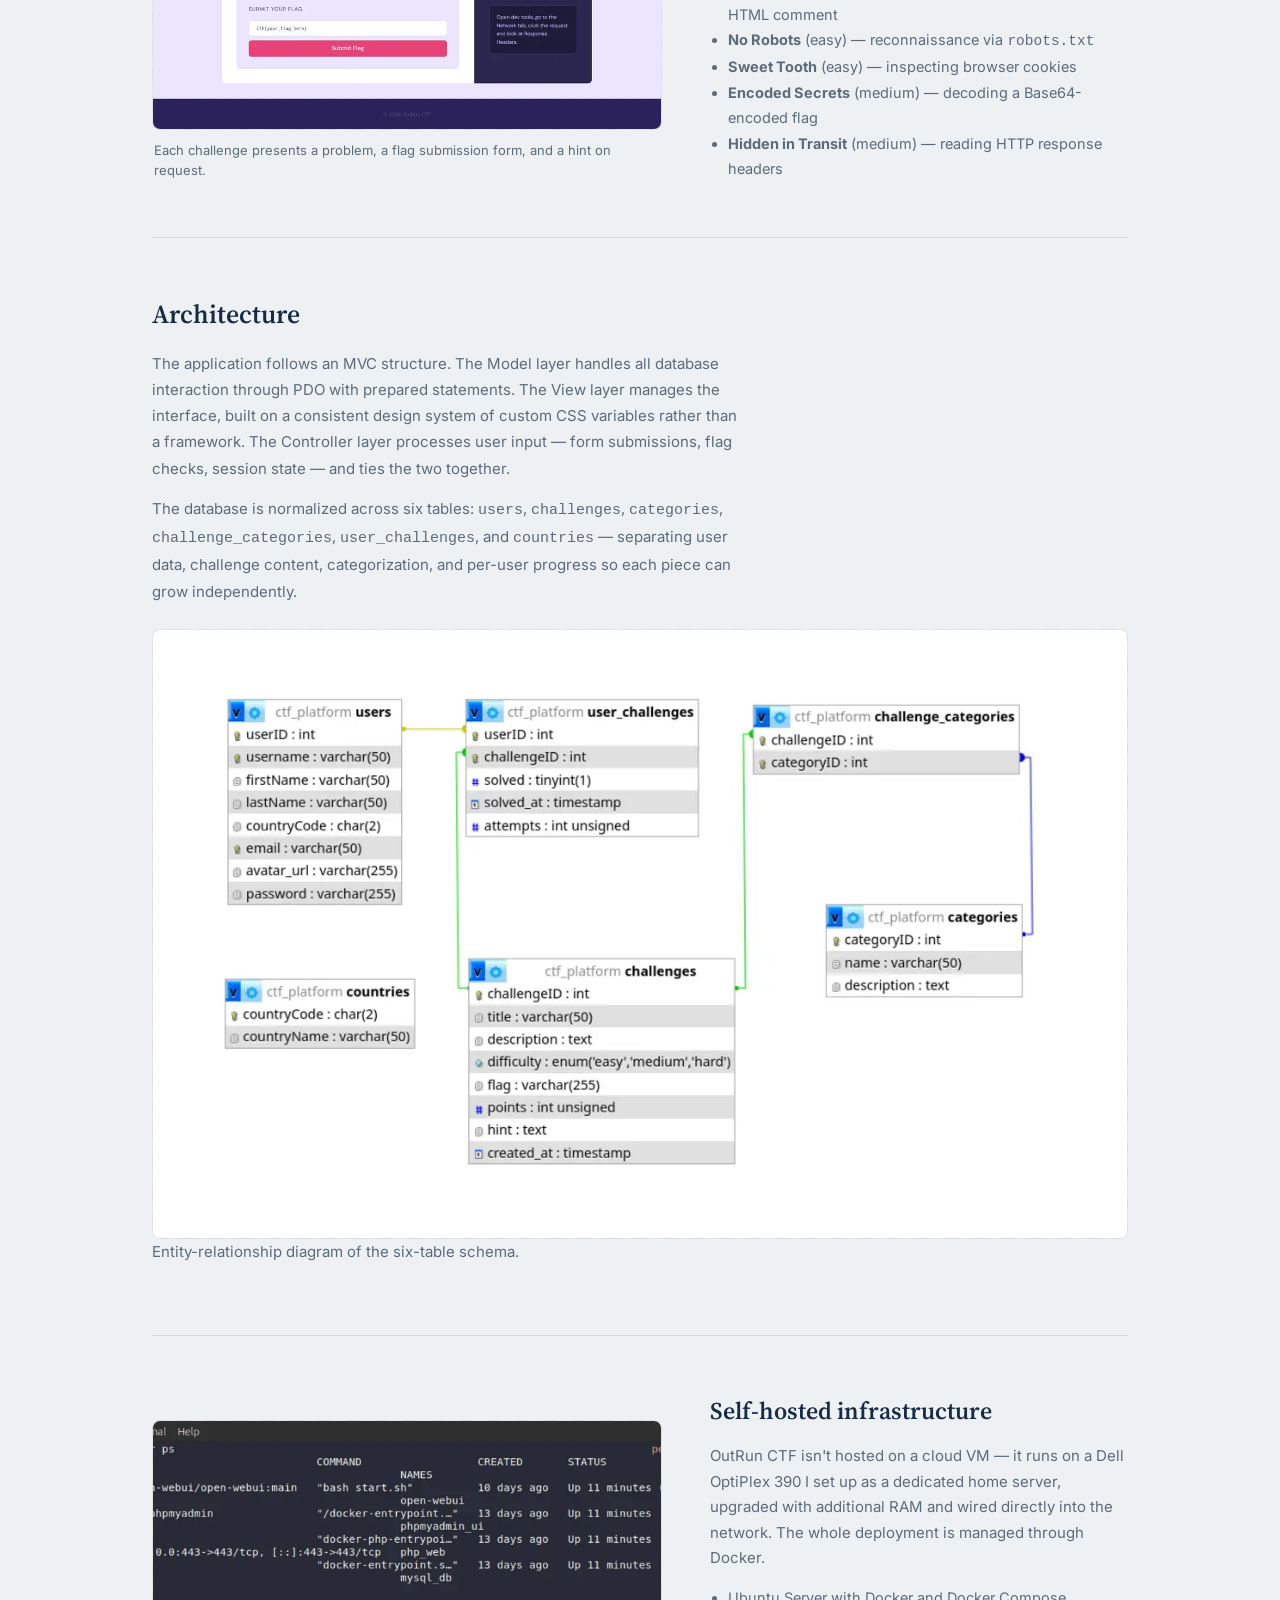
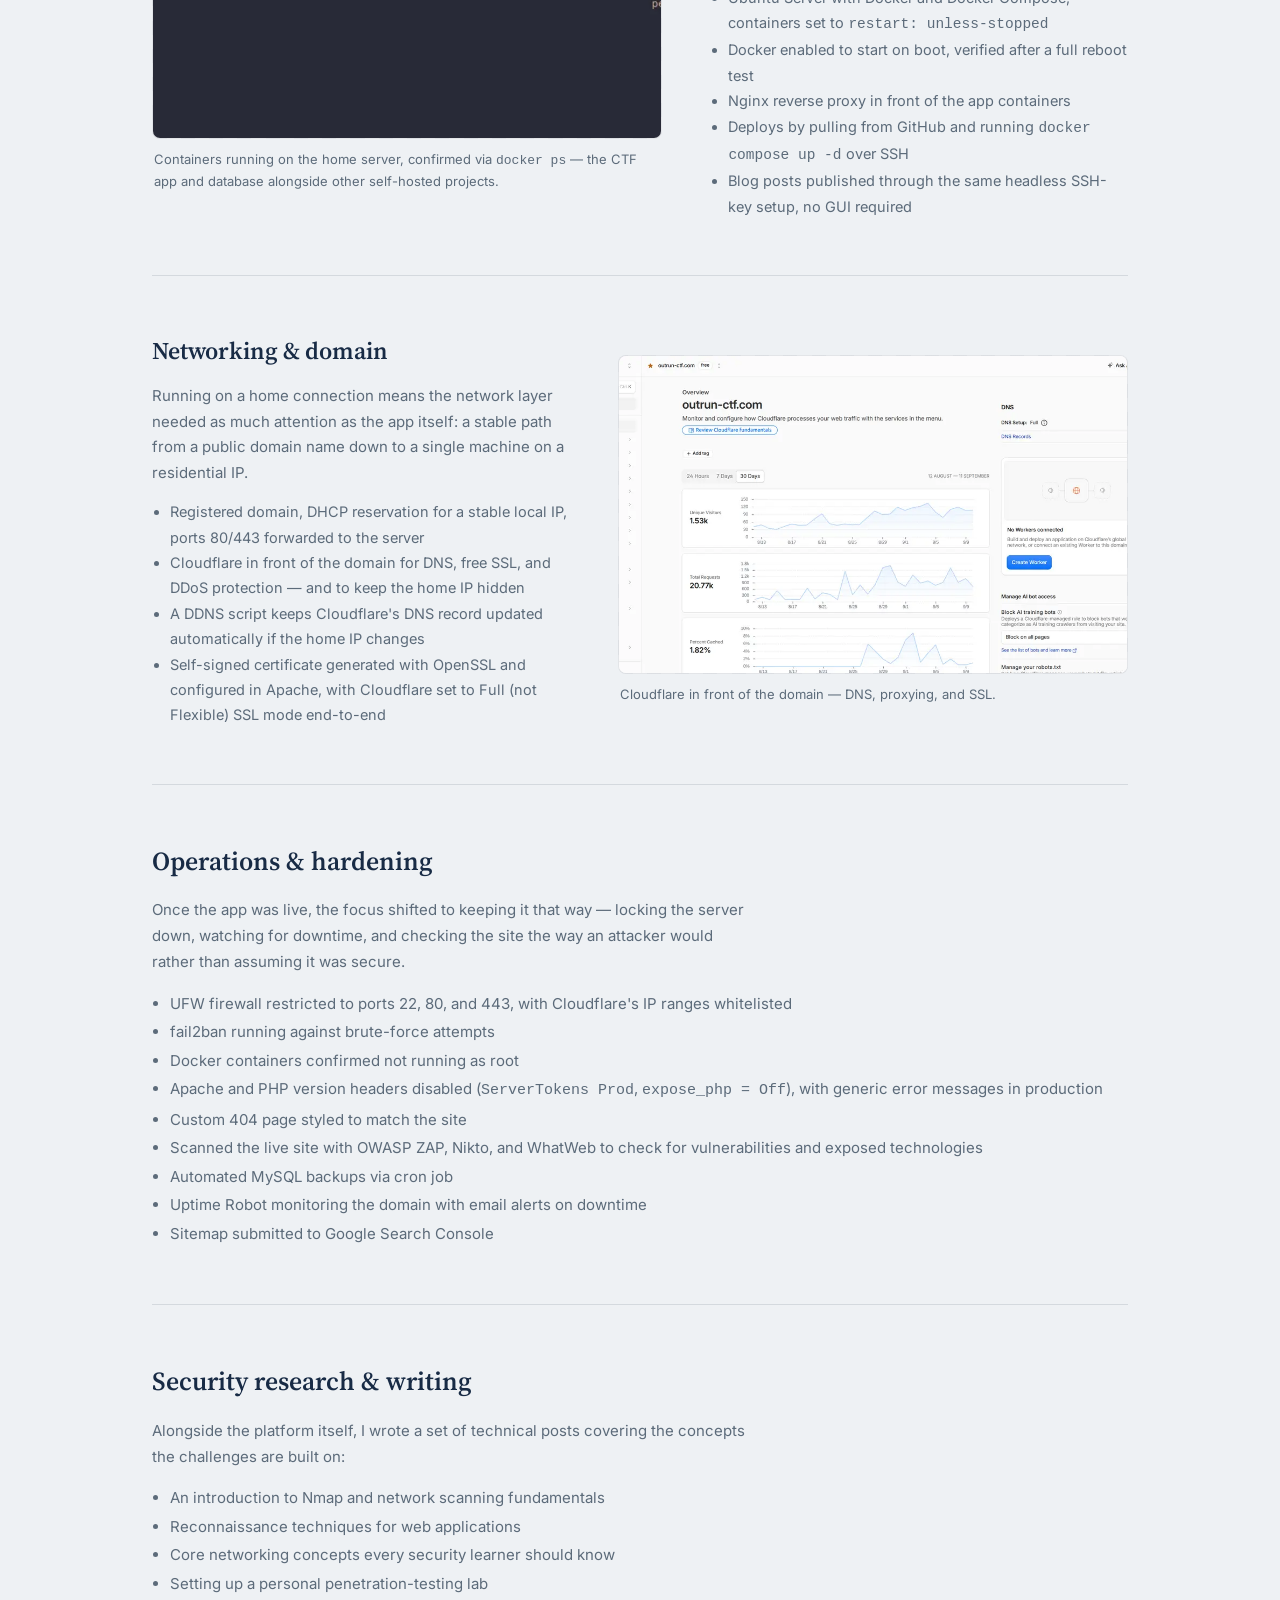
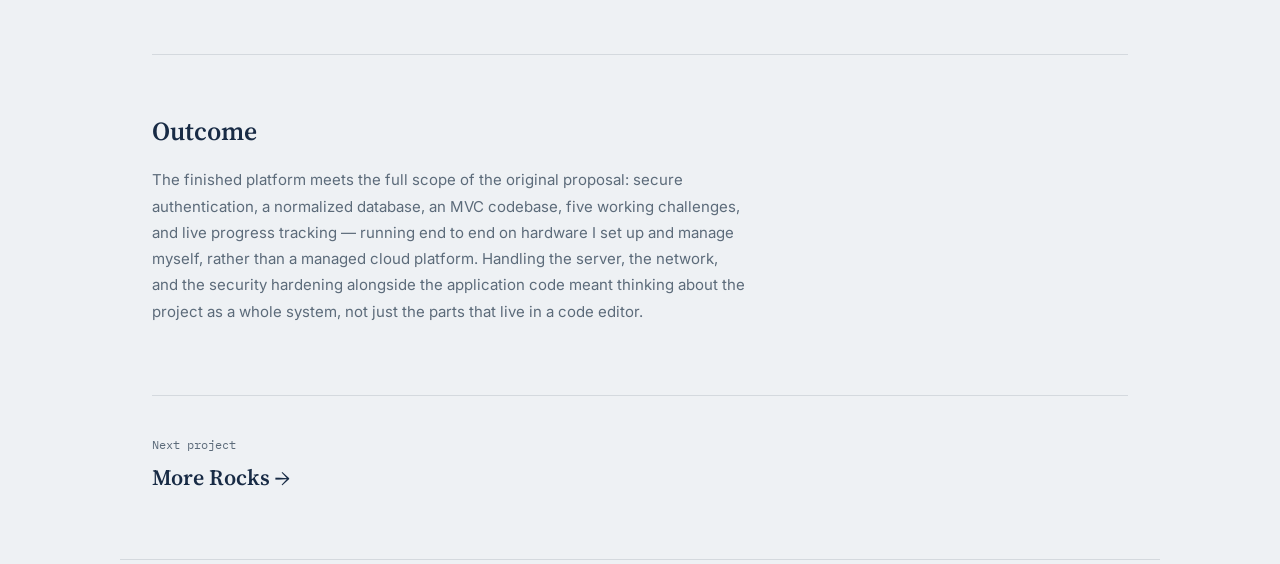
<file: outrun-ctf.html>
<!DOCTYPE html>
<html lang="en">
<head>
<meta charset="UTF-8">
<meta name="viewport" content="width=device-width, initial-scale=1.0">
<meta name="description" content="A self-hosted capture-the-flag training platform built with PHP, MySQL, and Docker — secured, deployed, and monitored end to end on my own hardware.">
<meta property="og:type" content="website">
<meta property="og:title" content="OutRun CTF — Yanek K.">
<meta property="og:description" content="A self-hosted capture-the-flag training platform built with PHP, MySQL, and Docker — secured, deployed, and monitored end to end on my own hardware.">
<meta property="og:image" content="og-image.png">
<meta name="twitter:card" content="summary_large_image">
<link rel="icon" type="image/svg+xml" href="favicon.svg">
<link rel="icon" type="image/png" sizes="32x32" href="favicon-32.png">
<link rel="icon" type="image/png" sizes="16x16" href="favicon-16.png">
<link rel="apple-touch-icon" sizes="180x180" href="apple-touch-icon.png">
<title>OutRun CTF — Yanek K.</title>
<link rel="stylesheet" href="styles.css">
</head>
<body>

<header class="site">
  <div class="wrap nav-row">
    <div class="nav-mark"><span class="dot"></span>Yanek K.</div>
    <nav class="links">
      <a href="index.html#expertise">Expertise</a>
      <a href="index.html#education">Education</a>
      <a href="index.html#experience">Experience</a>
      <a href="index.html#work">Work</a>
      <a href="index.html#interests">Interests</a>
      <a href="index.html#contact">Contact</a>
    </nav>
  </div>
</header>

<main class="wrap">

  <!-- PROJECT HERO -->
  <section class="project-hero">
    <a class="back-link" href="index.html#work">← Back to selected work</a>
    <p class="stack-line">PHP · MySQL · Docker · Cloudflare · Security</p>
    <h1>OutRun CTF</h1>
    <p class="lede">A self-hosted capture-the-flag training platform where users register, work through five security challenges of increasing difficulty, and track their progress on a live dashboard and leaderboard — built, secured, and deployed end to end on my own hardware.</p>
    <div class="actions">
      <a class="btn primary" href="https://outrun-ctf.com" target="_blank">View live project</a>
      <a class="btn ghost" href="#" target="_blank">View source</a>
    </div>

    <div class="project-meta">
      <div class="meta-item">
        <h4>Role</h4>
        <p>Solo developer — app, database, security &amp; infrastructure</p>
      </div>
      <div class="meta-item">
        <h4>Timeline</h4>
        <p>Course project, ongoing maintenance</p>
      </div>
      <div class="meta-item">
        <h4>Stack</h4>
        <p>PHP, MySQL, Docker, Nginx, Cloudflare</p>
      </div>
    </div>
  </section>

  <!-- PRIMARY SCREENSHOT -->
  <section class="wide-shot" style="border-top:none;">
    <div class="shot">
      <img src="[data-uri]" alt="OutRun CTF landing page with Capture the Flag headline and Get Started button">
    </div>
    <p class="shot-caption">The landing page — beginner-friendly framing, hints, and a leaderboard to climb.</p>
  </section>

  <!-- OVERVIEW -->
  <section class="outcome" style="border-top:none;">
    <h2>Overview</h2>
    <p>OutRun CTF is a multi-page web application that simulates a simplified capture-the-flag training environment. Users register, log in, and work through five challenges covering common introductory security concepts — from inspecting hidden HTML to reading HTTP response headers. A dashboard tracks each user's points, solve rate, and global rank in real time.</p>
    <p>The goal wasn't just to build a working app, but to demonstrate the full set of concepts behind a real dynamic web application: authentication, session management, secure database interaction, and a deliberately structured codebase — not just a collection of scripts that happen to work.</p>
  </section>

  <!-- FEATURE 1: Authentication & security -->
  <section class="feature-block">
    <div class="feature-media">
      <div class="shot">
        <img src="[data-uri]" alt="OutRun CTF registration form with username, name, country, and email fields">
      </div>
      <p class="shot-caption">Registration and login, backed by hashed credentials and server-side sessions.</p>
    </div>
    <div class="feature-text">
      <h3>Application security</h3>
      <p>Security was treated as a first-class requirement, not an afterthought — every form and every user input is handled with a specific attack in mind.</p>
      <ul>
        <li>Passwords hashed with bcrypt via <code>password_hash()</code>, verified with <code>password_verify()</code></li>
        <li>All queries run through PDO prepared statements to prevent SQL injection</li>
        <li>Output escaped with <code>htmlspecialchars()</code> to prevent XSS</li>
        <li>CSRF tokens on every form — login, registration, and flag submission</li>
        <li>Session ID regenerated with <code>session_regenerate_id()</code> after login to prevent session fixation</li>
        <li>Flag comparison uses <code>hash_equals()</code> for constant-time comparison, never <code>==</code></li>
        <li>Rate limiting on login and flag submission (e.g. 10 wrong attempts per challenge per 5 minutes)</li>
        <li>Flags are validated and stored server-side only — never exposed in page source or client-side JS</li>
      </ul>
    </div>
  </section>

  <!-- FEATURE 2: Dashboard & progress tracking -->
  <section class="feature-block reverse">
    <div class="feature-media">
      <div class="shot">
        <img src="[data-uri]" alt="OutRun CTF dashboard showing points, rank, leaderboard, and challenge list">
      </div>
      <p class="shot-caption">The dashboard — points, rank, a live leaderboard, and per-challenge status.</p>
    </div>
    <div class="feature-text">
      <h3>Dashboard &amp; progress tracking</h3>
      <p>After logging in, users land on a dashboard that pulls everything dynamically from the database — no hardcoded stats. It's built to give an at-a-glance read on where someone stands, both against themselves and against everyone else.</p>
      <ul>
        <li>Total points, challenges solved, and total attempts</li>
        <li>A progress bar and challenge grid showing solved vs. unsolved</li>
        <li>Global rank and a live leaderboard</li>
      </ul>
    </div>
  </section>

  <!-- FEATURE 3: The challenges -->
  <section class="feature-block">
    <div class="feature-media">
      <div class="shot">
        <img src="[data-uri]" alt="Hidden in Transit challenge page with flag submission form and hint panel">
      </div>
      <p class="shot-caption">Each challenge presents a problem, a flag submission form, and a hint on request.</p>
    </div>
    <div class="feature-text">
      <h3>Five challenges, five techniques</h3>
      <p>Each challenge teaches a specific, real-world reconnaissance or inspection skill. Submitted flags are validated server-side, and a correct submission is recorded against that user's account.</p>
      <ul>
        <li><strong>What Lies Beneath</strong> (easy) — finding a flag hidden in an HTML comment</li>
        <li><strong>No Robots</strong> (easy) — reconnaissance via <code>robots.txt</code></li>
        <li><strong>Sweet Tooth</strong> (easy) — inspecting browser cookies</li>
        <li><strong>Encoded Secrets</strong> (medium) — decoding a Base64-encoded flag</li>
        <li><strong>Hidden in Transit</strong> (medium) — reading HTTP response headers</li>
      </ul>
    </div>
  </section>

  <!-- PROCESS -->
  <section class="outcome">
    <h2>Architecture</h2>
    <p>The application follows an MVC structure. The Model layer handles all database interaction through PDO with prepared statements. The View layer manages the interface, built on a consistent design system of custom CSS variables rather than a framework. The Controller layer processes user input — form submissions, flag checks, session state — and ties the two together.</p>
    <p>The database is normalized across six tables: <code>users</code>, <code>challenges</code>, <code>categories</code>, <code>challenge_categories</code>, <code>user_challenges</code>, and <code>countries</code> — separating user data, challenge content, categorization, and per-user progress so each piece can grow independently.</p>
    <div class="shot" style="margin-top:24px;">
      <img src="[data-uri]" alt="Entity-relationship diagram of the six-table OutRun CTF schema">
    </div>
    <p class="shot-caption">Entity-relationship diagram of the six-table schema.</p>
  </section>

  <!-- INFRASTRUCTURE -->
  <section class="feature-block">
    <div class="feature-media">
      <div class="shot">
        <img src="[data-uri]" alt="Terminal output of docker ps showing running containers on the home server">
      </div>
      <p class="shot-caption">Containers running on the home server, confirmed via <code>docker ps</code> — the CTF app and database alongside other self-hosted projects.</p>
    </div>
    <div class="feature-text">
      <h3>Self-hosted infrastructure</h3>
      <p>OutRun CTF isn't hosted on a cloud VM — it runs on a Dell OptiPlex 390 I set up as a dedicated home server, upgraded with additional RAM and wired directly into the network. The whole deployment is managed through Docker.</p>
      <ul>
        <li>Ubuntu Server with Docker and Docker Compose, containers set to <code>restart: unless-stopped</code></li>
        <li>Docker enabled to start on boot, verified after a full reboot test</li>
        <li>Nginx reverse proxy in front of the app containers</li>
        <li>Deploys by pulling from GitHub and running <code>docker compose up -d</code> over SSH</li>
        <li>Blog posts published through the same headless SSH-key setup, no GUI required</li>
      </ul>
    </div>
  </section>

  <!-- NETWORKING & DOMAIN -->
  <section class="feature-block reverse">
    <div class="feature-media">
      <div class="shot">
        <img src="[data-uri]" alt="Cloudflare dashboard overview for outrun-ctf.com showing traffic analytics">
      </div>
      <p class="shot-caption">Cloudflare in front of the domain — DNS, proxying, and SSL.</p>
    </div>
    <div class="feature-text">
      <h3>Networking &amp; domain</h3>
      <p>Running on a home connection means the network layer needed as much attention as the app itself: a stable path from a public domain name down to a single machine on a residential IP.</p>
      <ul>
        <li>Registered domain, DHCP reservation for a stable local IP, ports 80/443 forwarded to the server</li>
        <li>Cloudflare in front of the domain for DNS, free SSL, and DDoS protection — and to keep the home IP hidden</li>
        <li>A DDNS script keeps Cloudflare's DNS record updated automatically if the home IP changes</li>
        <li>Self-signed certificate generated with OpenSSL and configured in Apache, with Cloudflare set to Full (not Flexible) SSL mode end-to-end</li>
      </ul>
    </div>
  </section>

  <!-- OPERATIONS & HARDENING -->
  <section class="outcome">
    <h2>Operations &amp; hardening</h2>
    <p>Once the app was live, the focus shifted to keeping it that way — locking the server down, watching for downtime, and checking the site the way an attacker would rather than assuming it was secure.</p>
    <ul style="margin:0 0 0 18px; padding:0; color:var(--slate); font-size:15px; line-height:1.9;">
      <li>UFW firewall restricted to ports 22, 80, and 443, with Cloudflare's IP ranges whitelisted</li>
      <li>fail2ban running against brute-force attempts</li>
      <li>Docker containers confirmed not running as root</li>
      <li>Apache and PHP version headers disabled (<code>ServerTokens Prod</code>, <code>expose_php = Off</code>), with generic error messages in production</li>
      <li>Custom 404 page styled to match the site</li>
      <li>Scanned the live site with OWASP ZAP, Nikto, and WhatWeb to check for vulnerabilities and exposed technologies</li>
      <li>Automated MySQL backups via cron job</li>
      <li>Uptime Robot monitoring the domain with email alerts on downtime</li>
      <li>Sitemap submitted to Google Search Console</li>
    </ul>
  </section>

  <!-- SECURITY WRITING -->
  <section class="outcome">
    <h2>Security research &amp; writing</h2>
    <p>Alongside the platform itself, I wrote a set of technical posts covering the concepts the challenges are built on:</p>
    <ul style="margin:0 0 0 18px; padding:0; color:var(--slate); font-size:15px; line-height:1.9;">
      <li>An introduction to Nmap and network scanning fundamentals</li>
      <li>Reconnaissance techniques for web applications</li>
      <li>Core networking concepts every security learner should know</li>
      <li>Setting up a personal penetration-testing lab</li>
    </ul>
  </section>

  <!-- OUTCOME -->
  <section class="outcome">
    <h2>Outcome</h2>
    <p>The finished platform meets the full scope of the original proposal: secure authentication, a normalized database, an MVC codebase, five working challenges, and live progress tracking — running end to end on hardware I set up and manage myself, rather than a managed cloud platform. Handling the server, the network, and the security hardening alongside the application code meant thinking about the project as a whole system, not just the parts that live in a code editor.</p>
  </section>

  <!-- NEXT PROJECT -->
  <div class="next-project">
    <div>
      <span class="label">Next project</span>
      <a href="more-rocks.html">More Rocks →</a>
    </div>
  </div>

</main>

<footer class="wrap">
  <span>Yanek K. — backend, frontend &amp; infrastructure</span>
  <span><span class="copy-email" data-email="yanek.dev@gmail.com">yanek.dev@gmail.com</span> · <a href="https://github.com/Yanek-K" target="_blank">GitHub</a></span>
</footer>

<!-- Cloudflare Web Analytics --><script type='module' src='https://static.cloudflareinsights.com/beacon.min.js' data-cf-beacon='{"token": "6724e410812840bd92c3ebd8c4f4d8a2"}'></script><!-- End Cloudflare Web Analytics -->
<script src="script.js"></script>
</body>
</html>
</file>
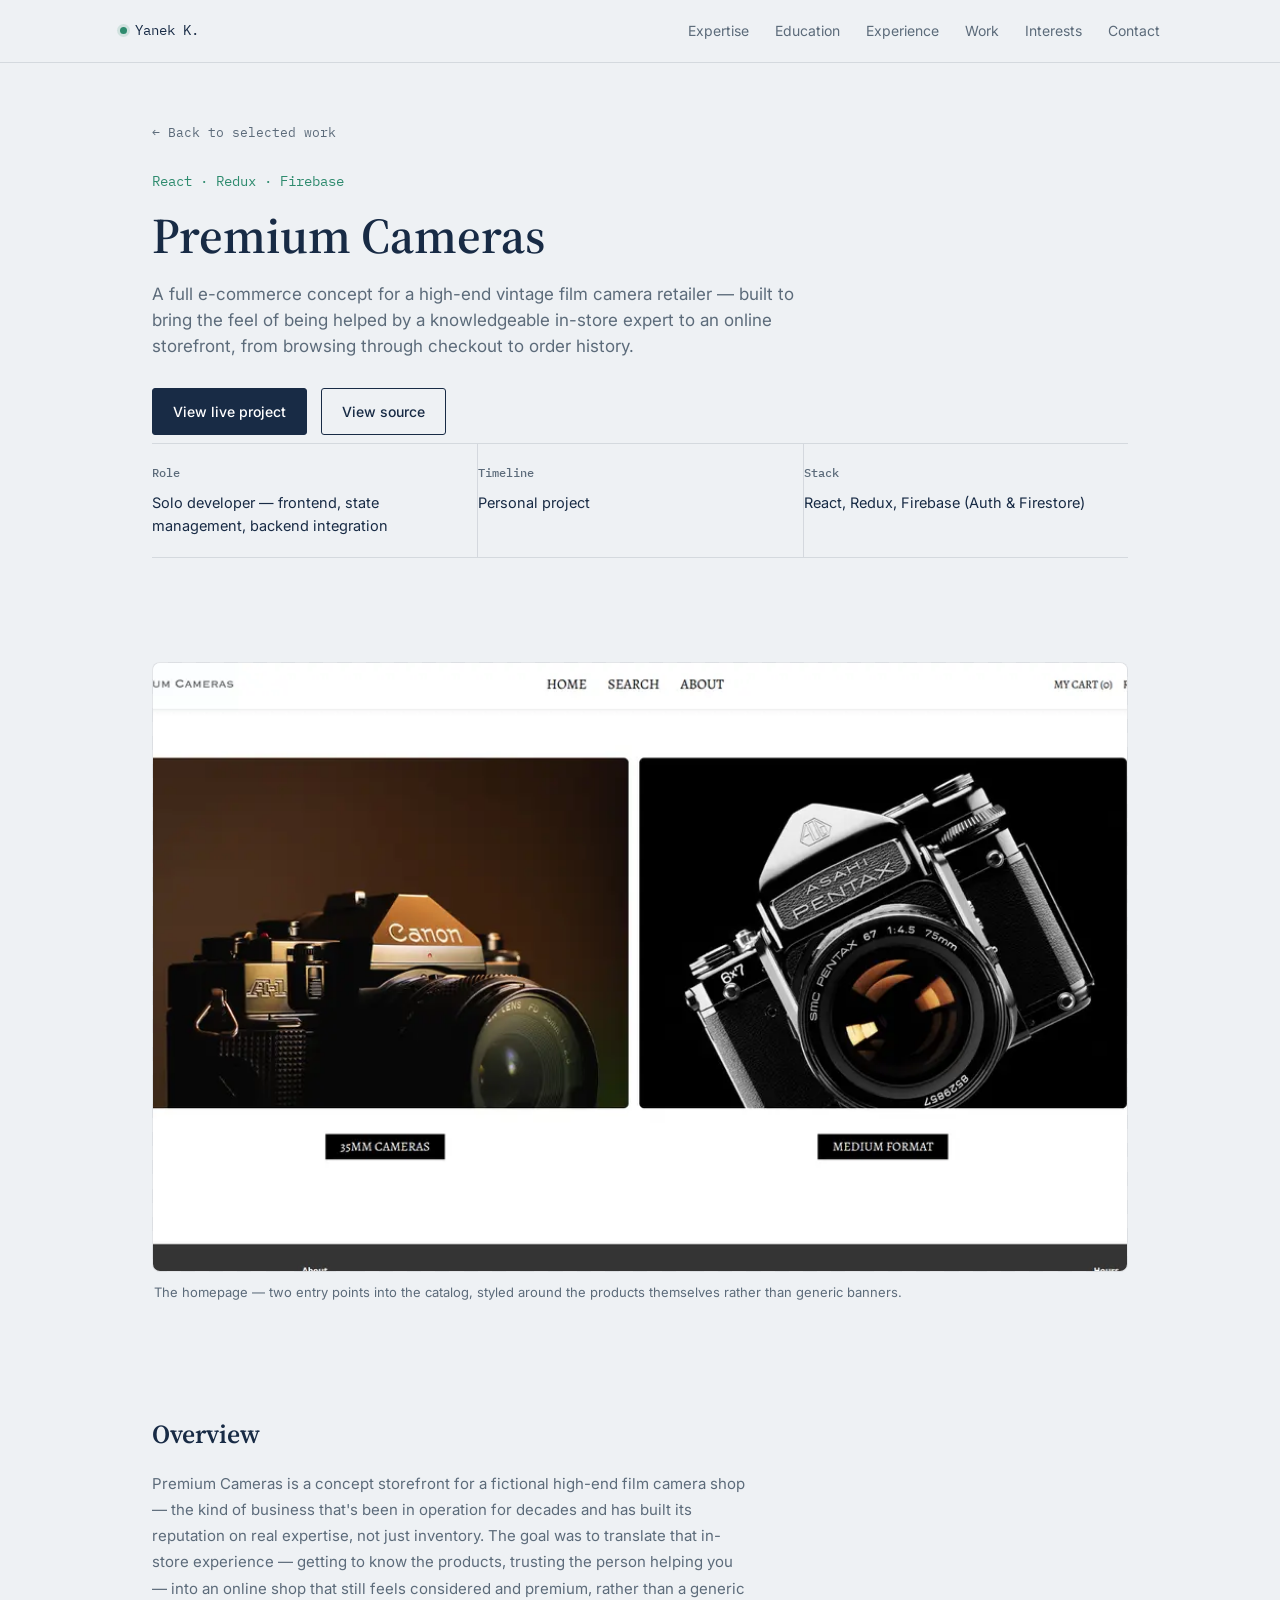
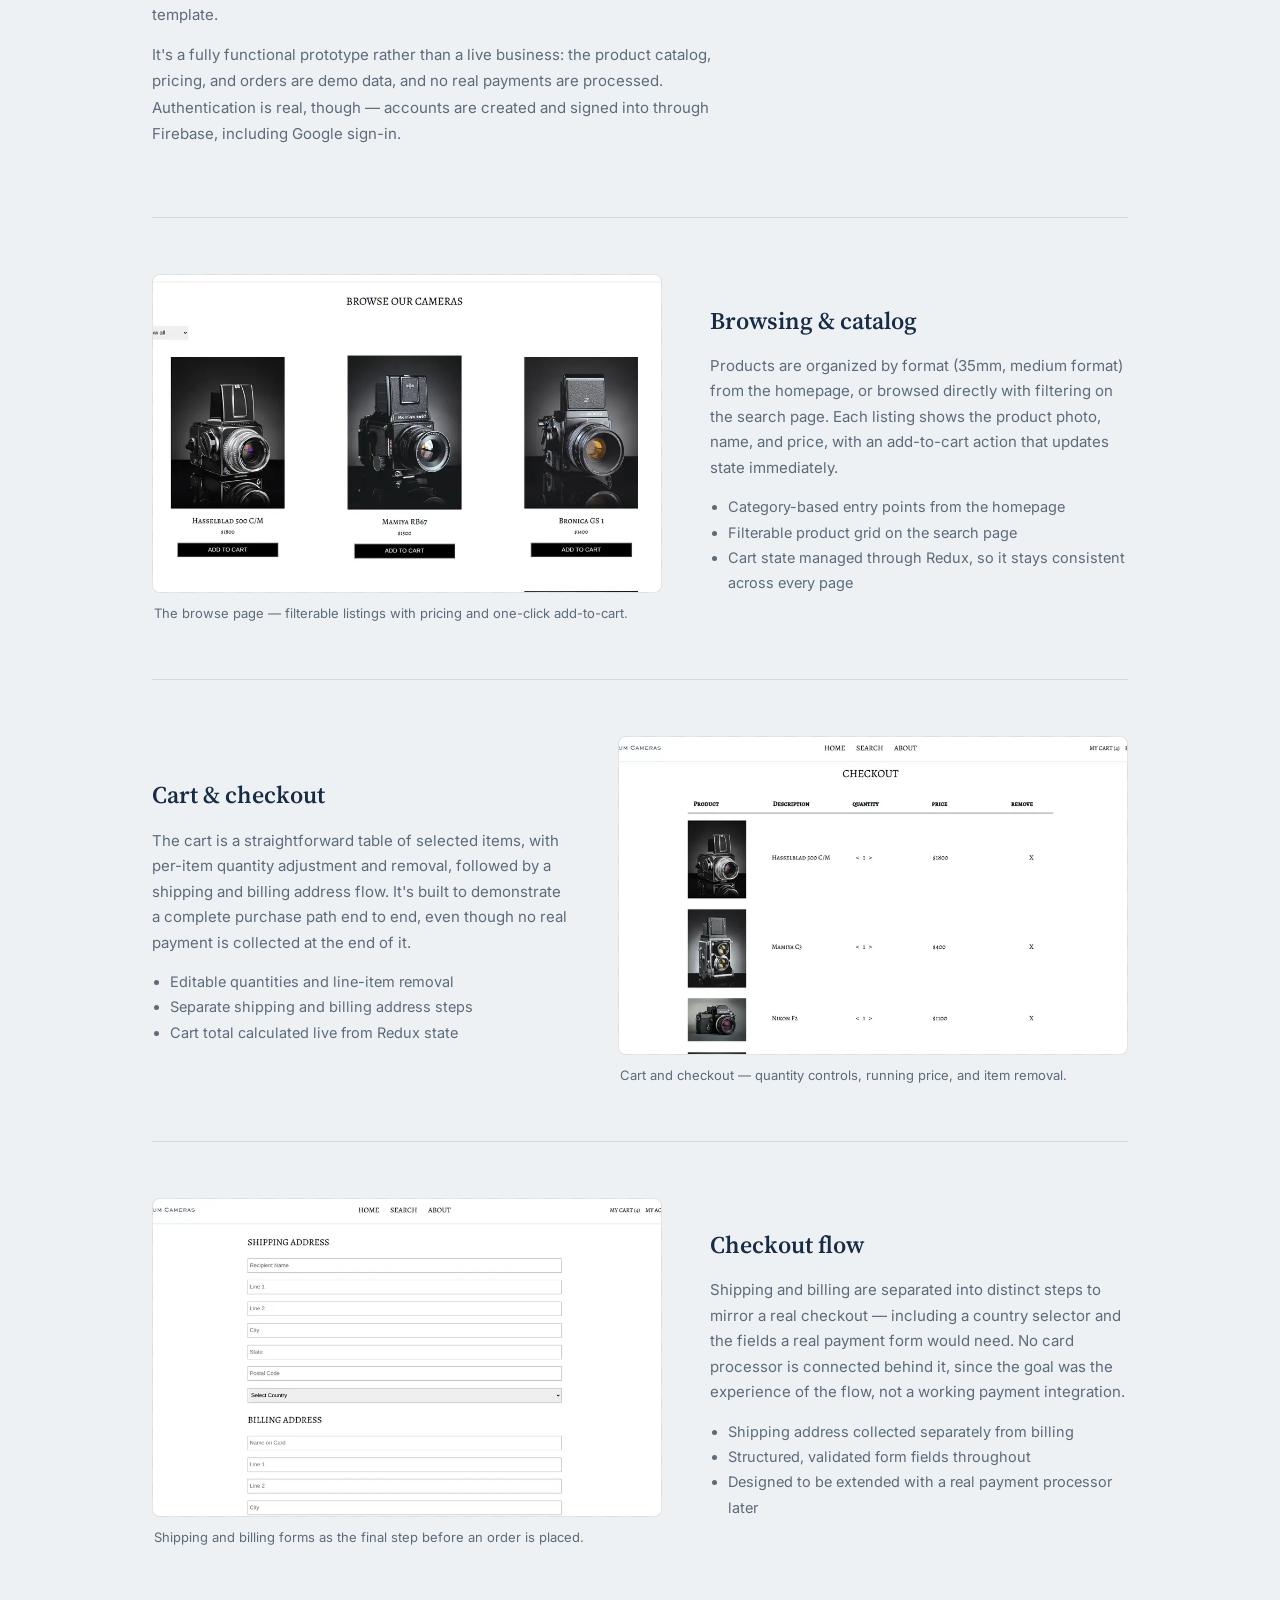
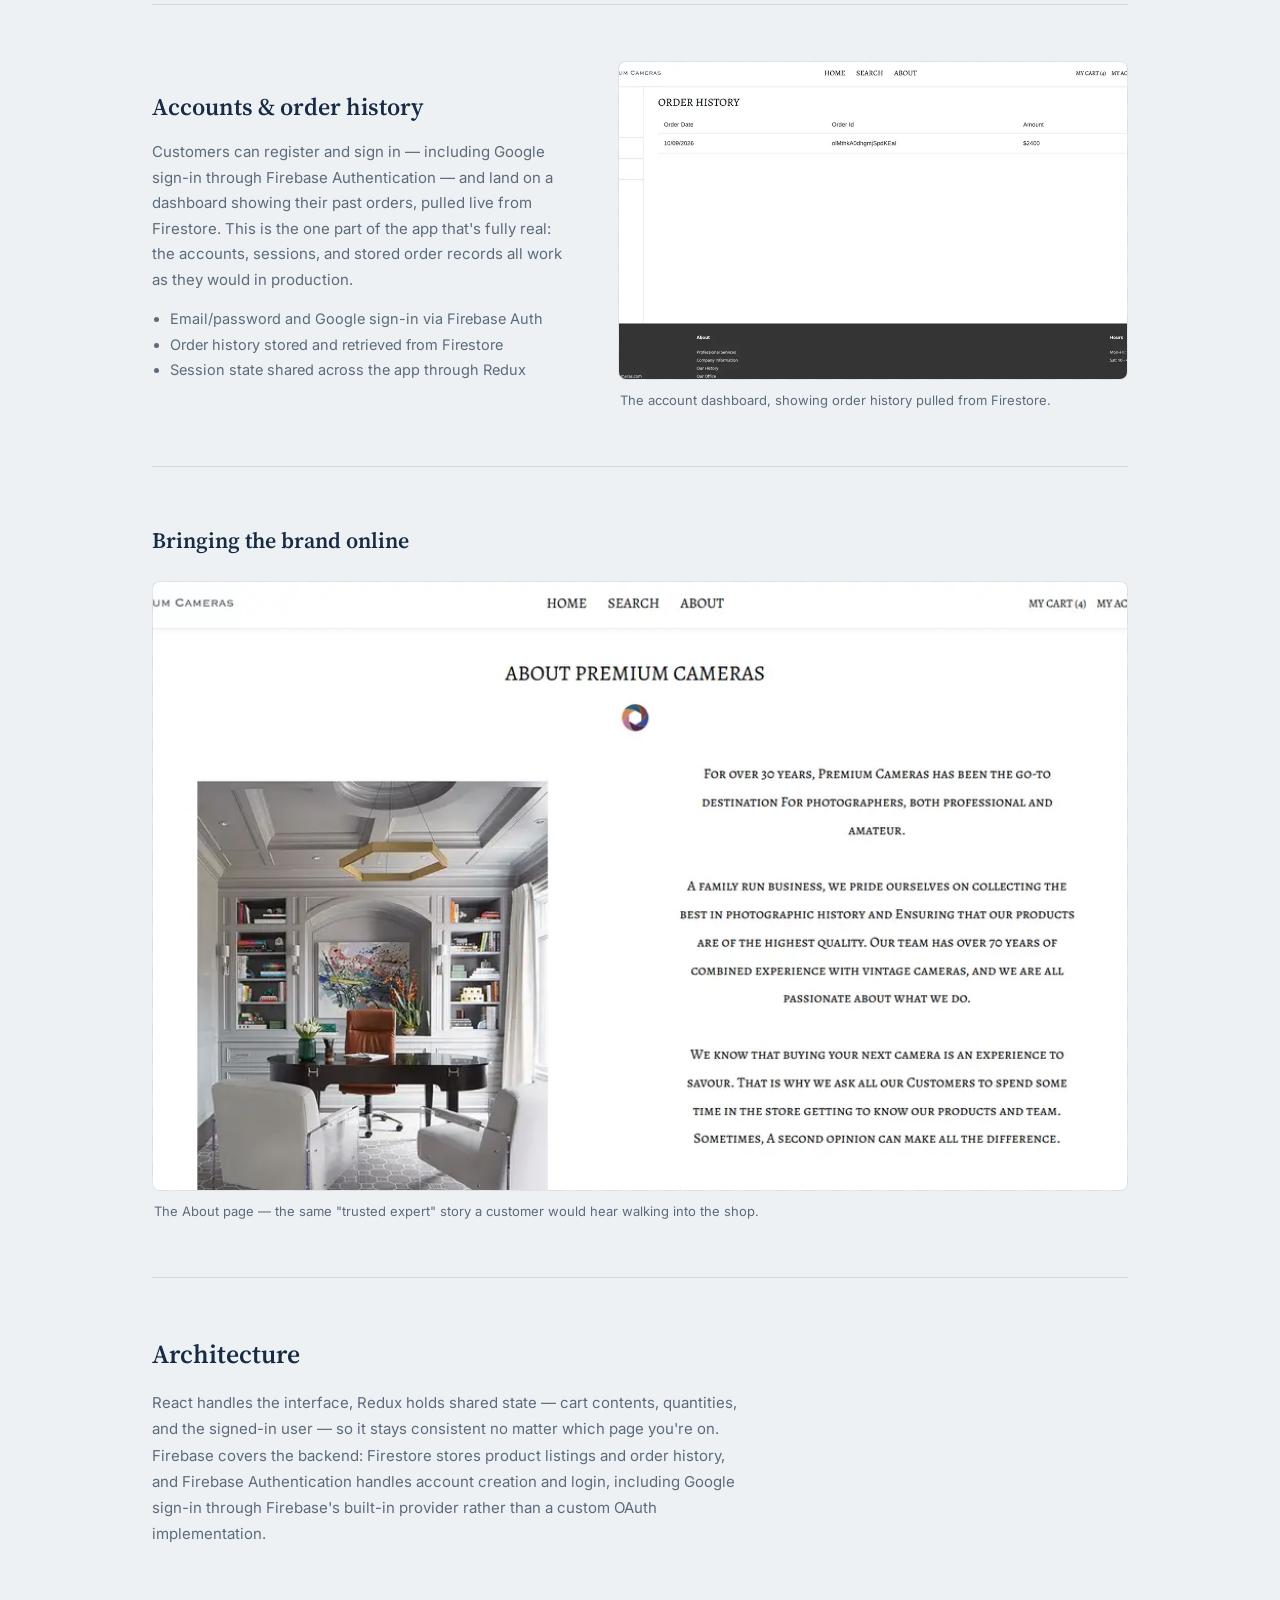
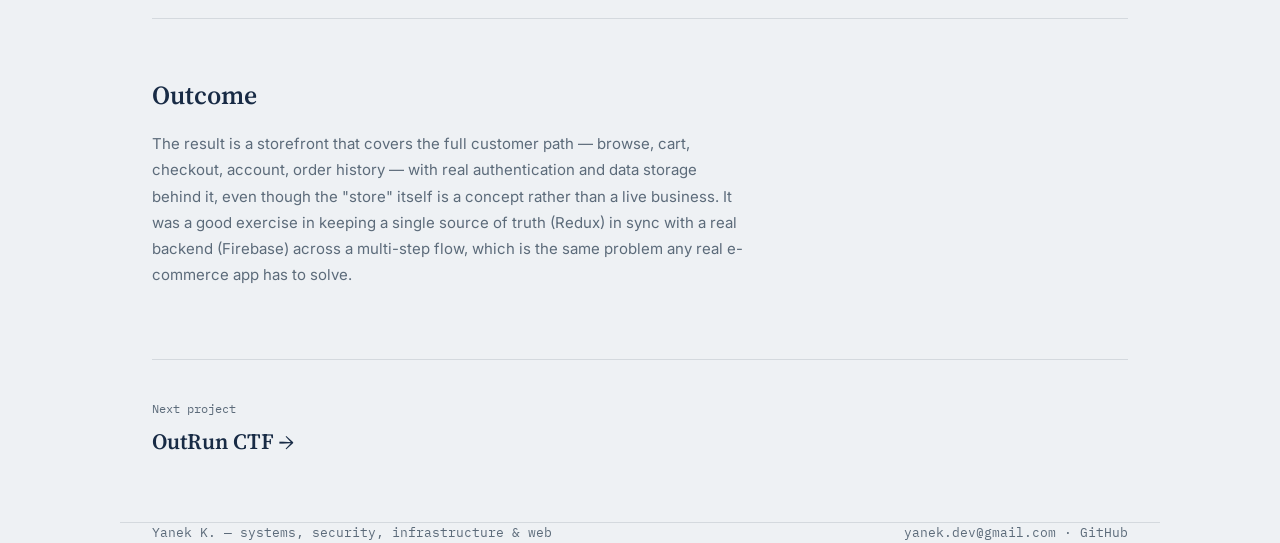
<file: premium-cameras.html>
<!DOCTYPE html>
<html lang="en">
<head>
<meta charset="UTF-8">
<meta name="viewport" content="width=device-width, initial-scale=1.0">
<meta name="description" content="A concept e-commerce storefront for a vintage film camera retailer, built with React, Redux, and Firebase.">
<meta property="og:type" content="website">
<meta property="og:title" content="Premium Cameras — Yanek K.">
<meta property="og:description" content="A concept e-commerce storefront for a vintage film camera retailer, built with React, Redux, and Firebase.">
<meta property="og:image" content="assets/og-image.png">
<meta name="twitter:card" content="summary_large_image">
<link rel="icon" type="image/svg+xml" href="favicon.svg">
<link rel="icon" type="image/png" sizes="32x32" href="favicon-32.png">
<link rel="icon" type="image/png" sizes="16x16" href="favicon-16.png">
<link rel="apple-touch-icon" sizes="180x180" href="apple-touch-icon.png">
<title>Premium Cameras — Yanek K.</title>
<link rel="stylesheet" href="styles.css">
</head>
<body>

<header class="site">
  <div class="wrap nav-row">
    <div class="nav-mark"><span class="dot"></span>Yanek K.</div>
    <nav class="links">
      <a href="index.html#expertise">Expertise</a>
      <a href="index.html#education">Education</a>
      <a href="index.html#experience">Experience</a>
      <a href="index.html#work">Work</a>
      <a href="index.html#interests">Interests</a>
      <a href="index.html#contact">Contact</a>
    </nav>
  </div>
</header>

<main class="wrap">

  <!-- PROJECT HERO -->
  <section class="project-hero">
    <a class="back-link" href="index.html#work">← Back to selected work</a>
    <p class="stack-line">React · Redux · Firebase</p>
    <h1>Premium Cameras</h1>
    <p class="lede">A full e-commerce concept for a high-end vintage film camera retailer — built to bring the feel of being helped by a knowledgeable in-store expert to an online storefront, from browsing through checkout to order history.</p>
    <div class="actions">
      <a class="btn primary" href="https://premiumcameras.yanek-k.com" target="_blank">View live project</a>
      <a class="btn ghost" href="https://github.com/Yanek-K/premium-cameras" target="_blank">View source</a>
    </div>

    <div class="project-meta">
      <div class="meta-item">
        <h4>Role</h4>
        <p>Solo developer — frontend, state management, backend integration</p>
      </div>
      <div class="meta-item">
        <h4>Timeline</h4>
        <p>Personal project</p>
      </div>
      <div class="meta-item">
        <h4>Stack</h4>
        <p>React, Redux, Firebase (Auth &amp; Firestore)</p>
      </div>
    </div>
  </section>

  <!-- PRIMARY SCREENSHOT -->
  <section class="wide-shot" style="border-top:none;">
    <div class="shot">
      <img src="[data-uri]" alt="Premium Cameras homepage showing 35mm and medium format camera categories">
    </div>
    <p class="shot-caption">The homepage — two entry points into the catalog, styled around the products themselves rather than generic banners.</p>
  </section>

  <!-- OVERVIEW -->
  <section class="outcome" style="border-top:none;">
    <h2>Overview</h2>
    <p>Premium Cameras is a concept storefront for a fictional high-end film camera shop — the kind of business that's been in operation for decades and has built its reputation on real expertise, not just inventory. The goal was to translate that in-store experience — getting to know the products, trusting the person helping you — into an online shop that still feels considered and premium, rather than a generic template.</p>
    <p>It's a fully functional prototype rather than a live business: the product catalog, pricing, and orders are demo data, and no real payments are processed. Authentication is real, though — accounts are created and signed into through Firebase, including Google sign-in.</p>
  </section>

  <!-- FEATURE 1: browsing -->
  <section class="feature-block">
    <div class="feature-media">
      <div class="shot">
        <img src="[data-uri]" alt="Browse page showing camera listings with prices and add-to-cart buttons">
      </div>
      <p class="shot-caption">The browse page — filterable listings with pricing and one-click add-to-cart.</p>
    </div>
    <div class="feature-text">
      <h3>Browsing &amp; catalog</h3>
      <p>Products are organized by format (35mm, medium format) from the homepage, or browsed directly with filtering on the search page. Each listing shows the product photo, name, and price, with an add-to-cart action that updates state immediately.</p>
      <ul>
        <li>Category-based entry points from the homepage</li>
        <li>Filterable product grid on the search page</li>
        <li>Cart state managed through Redux, so it stays consistent across every page</li>
      </ul>
    </div>
  </section>

  <!-- FEATURE 2: cart & checkout -->
  <section class="feature-block reverse">
    <div class="feature-media">
      <div class="shot">
        <img src="[data-uri]" alt="Cart and checkout page listing selected cameras with quantity and price">
      </div>
      <p class="shot-caption">Cart and checkout — quantity controls, running price, and item removal.</p>
    </div>
    <div class="feature-text">
      <h3>Cart &amp; checkout</h3>
      <p>The cart is a straightforward table of selected items, with per-item quantity adjustment and removal, followed by a shipping and billing address flow. It's built to demonstrate a complete purchase path end to end, even though no real payment is collected at the end of it.</p>
      <ul>
        <li>Editable quantities and line-item removal</li>
        <li>Separate shipping and billing address steps</li>
        <li>Cart total calculated live from Redux state</li>
      </ul>
    </div>
  </section>

  <!-- FEATURE 2b: payment form -->
  <section class="feature-block">
    <div class="feature-media">
      <div class="shot">
        <img src="[data-uri]" alt="Shipping and billing address form on the payment page">
      </div>
      <p class="shot-caption">Shipping and billing forms as the final step before an order is placed.</p>
    </div>
    <div class="feature-text">
      <h3>Checkout flow</h3>
      <p>Shipping and billing are separated into distinct steps to mirror a real checkout — including a country selector and the fields a real payment form would need. No card processor is connected behind it, since the goal was the experience of the flow, not a working payment integration.</p>
      <ul>
        <li>Shipping address collected separately from billing</li>
        <li>Structured, validated form fields throughout</li>
        <li>Designed to be extended with a real payment processor later</li>
      </ul>
    </div>
  </section>

  <!-- FEATURE 3: accounts -->
  <section class="feature-block reverse">
    <div class="feature-media">
      <div class="shot">
        <img src="[data-uri]" alt="Account dashboard showing order history">
      </div>
      <p class="shot-caption">The account dashboard, showing order history pulled from Firestore.</p>
    </div>
    <div class="feature-text">
      <h3>Accounts &amp; order history</h3>
      <p>Customers can register and sign in — including Google sign-in through Firebase Authentication — and land on a dashboard showing their past orders, pulled live from Firestore. This is the one part of the app that's fully real: the accounts, sessions, and stored order records all work as they would in production.</p>
      <ul>
        <li>Email/password and Google sign-in via Firebase Auth</li>
        <li>Order history stored and retrieved from Firestore</li>
        <li>Session state shared across the app through Redux</li>
      </ul>
    </div>
  </section>

  <!-- BRAND / ABOUT -->
  <section class="wide-shot">
    <h3>Bringing the brand online</h3>
    <div class="shot">
      <img src="[data-uri]" alt="About page describing Premium Cameras' 30-year history as a family-run business">
    </div>
    <p class="shot-caption">The About page — the same "trusted expert" story a customer would hear walking into the shop.</p>
  </section>

  <!-- ARCHITECTURE -->
  <section class="outcome">
    <h2>Architecture</h2>
    <p>React handles the interface, Redux holds shared state — cart contents, quantities, and the signed-in user — so it stays consistent no matter which page you're on. Firebase covers the backend: Firestore stores product listings and order history, and Firebase Authentication handles account creation and login, including Google sign-in through Firebase's built-in provider rather than a custom OAuth implementation.</p>
  </section>

  <!-- OUTCOME -->
  <section class="outcome">
    <h2>Outcome</h2>
    <p>The result is a storefront that covers the full customer path — browse, cart, checkout, account, order history — with real authentication and data storage behind it, even though the "store" itself is a concept rather than a live business. It was a good exercise in keeping a single source of truth (Redux) in sync with a real backend (Firebase) across a multi-step flow, which is the same problem any real e-commerce app has to solve.</p>
  </section>

  <!-- NEXT PROJECT -->
  <div class="next-project">
    <div>
      <span class="label">Next project</span>
      <a href="outrun-ctf.html">OutRun CTF →</a>
    </div>
  </div>

</main>

<footer class="wrap">
  <span>Yanek K. — systems, security, infrastructure &amp; web</span>
  <span><span class="copy-email" data-email="yanek.dev@gmail.com">yanek.dev@gmail.com</span> · <a href="https://github.com/Yanek-K" target="_blank">GitHub</a></span>
</footer>

<!-- Cloudflare Web Analytics --><script type='module' src='https://static.cloudflareinsights.com/beacon.min.js' data-cf-beacon='{"token": "6724e410812840bd92c3ebd8c4f4d8a2"}'></script><!-- End Cloudflare Web Analytics -->
<script src="script.js"></script>
</body>
</html>
</file>
<file: styles.css>
@import url('https://fonts.googleapis.com/css2?family=Source+Serif+4:ital,wght@0,400;0,500;0,600&family=IBM+Plex+Mono:wght@400;500&family=Inter:wght@400;500;600&display=swap');

  :root{
    --bg:#EEF1F4;
    --panel:#FFFFFF;
    --navy:#182B45;
    --slate:#5C6B7A;
    --green:#2E8B6E;
    --line: rgba(24,43,69,0.12);
  }

  *{ box-sizing:border-box; }
  body{
    margin:0;
    background:var(--bg);
    color:var(--navy);
    font-family:'Inter', -apple-system, sans-serif;
    -webkit-font-smoothing:antialiased;
    line-height:1.55;
  }
  a{ color:inherit; }
  ::selection{ background:var(--green); color:#fff; }
  :focus-visible{ outline:2px solid var(--green); outline-offset:3px; }

  .wrap{ max-width:1040px; margin:0 auto; padding:0 32px; }

  /* NAV */
  header.site{
    position:sticky; top:0; z-index:20;
    background:rgba(238,241,244,0.9);
    backdrop-filter:blur(8px);
    border-bottom:1px solid var(--line);
  }
  .nav-row{ display:flex; align-items:center; justify-content:space-between; padding:20px 0; }
  .nav-mark{ font-family:'IBM Plex Mono', monospace; font-size:14px; display:flex; align-items:center; gap:8px; }
  .dot{ width:7px; height:7px; border-radius:50%; background:var(--green); box-shadow:0 0 0 3px rgba(46,139,110,0.15); }
  nav.links{ display:flex; gap:26px; }
  nav.links a{ text-decoration:none; font-size:14px; color:var(--slate); }
  nav.links a:hover{ color:var(--navy); }

  /* HERO */
  .hero{ padding:80px 0 64px; }
  .hero .role{ font-family:'IBM Plex Mono', monospace; font-size:14px; color:var(--green); margin:0 0 16px; }
  .hero h1{
    font-family:'Source Serif 4', serif;
    font-weight:600;
    font-size:clamp(38px,5vw,58px);
    line-height:1.06;
    margin:0 0 20px;
    max-width:14ch;
  }
  .hero p.lede{ font-size:17px; color:var(--slate); max-width:58ch; margin:0 0 28px; }
  .actions{ display:flex; gap:14px; flex-wrap:wrap; }
  .btn{ display:inline-flex; align-items:center; gap:8px; padding:12px 20px; border-radius:3px; font-size:14px; font-weight:500; text-decoration:none; border:1px solid var(--navy); }
  .btn.primary{ background:var(--navy); color:#fff; }
  .btn.ghost{ background:transparent; color:var(--navy); }

  section{ padding:64px 0; border-top:1px solid var(--line); }
  .section-head{ display:flex; align-items:baseline; justify-content:space-between; margin-bottom:36px; gap:16px; }
  .section-head h2{ font-family:'Source Serif 4', serif; font-size:28px; font-weight:600; margin:0; }
  .section-head .tag{ font-family:'IBM Plex Mono', monospace; font-size:13px; color:var(--slate); white-space:nowrap; }

  /* EXPERTISE - hairline columns, no card fill */
  .expertise-grid{ display:grid; grid-template-columns:repeat(4,1fr); }
  .expertise-cell{ padding:0 26px; border-left:1px solid var(--line); }
  .expertise-cell:first-child{ border-left:none; padding-left:0; }
  .expertise-cell h3{ font-size:16px; font-weight:600; margin:0 0 10px; }
  .expertise-cell p{ font-size:14px; color:var(--slate); margin:0 0 14px; line-height:1.6; }
  .expertise-cell .tags{ font-size:0; }
  .expertise-cell .tag-pill{
    font-family:'IBM Plex Mono', monospace;
    font-size:12px;
    color:var(--slate);
    padding:0;
  }
  .expertise-cell .tag-pill::after{ content:" · "; color:var(--green); }
  .expertise-cell .tag-pill:last-child::after{ content:""; }

  /* WHERE I HAVE WORKED - table-like list, dense like original */
  .work-table{ border-top:1px solid var(--line); }
  .work-row{
    display:grid;
    grid-template-columns: 140px 1fr 1fr;
    gap:24px;
    padding:20px 0;
    border-bottom:1px solid var(--line);
  }
  .work-row .period{ font-family:'IBM Plex Mono', monospace; font-size:13px; color:var(--slate); padding-top:2px; }
  .work-row .role{ font-size:15px; font-weight:600; margin:0 0 4px; }
  .work-row .org{ font-size:13px; color:var(--green); font-family:'IBM Plex Mono', monospace; margin:0; }
  .work-row .desc{ font-size:14px; color:var(--slate); margin:0 0 10px; line-height:1.6; }
  .work-row ul.bullets{ margin:0; padding-left:18px; }
  .work-row ul.bullets li{ font-size:14px; color:var(--slate); line-height:1.65; margin-bottom:3px; }
  .work-row p.closing{ font-size:14px; color:var(--slate); line-height:1.65; margin:0; }

  /* SELECTED WORK - editorial list, no cards */
  .selected-list{ border-top:1px solid var(--line); }
  .selected-row{
    display:grid;
    grid-template-columns: 1fr 1.4fr;
    gap:32px;
    padding:28px 0;
    border-bottom:1px solid var(--line);
    text-decoration:none;
    color:inherit;
    align-items:start;
  }
  .selected-row h3{ font-size:20px; margin:0 0 6px; font-family:'Source Serif 4', serif; font-weight:600; transition:color .15s ease; }
  .selected-row:hover h3{ color:var(--green); }
  .selected-row .stack-line{ font-size:13px; color:var(--slate); margin:0; font-family:'IBM Plex Mono', monospace; }
  .selected-row .desc{ font-size:14.5px; color:var(--slate); margin:0; line-height:1.65; }
  .selected-row ul.bullets{ padding-left:18px; }
  .selected-row ul.bullets li{ font-size:14px; color:var(--slate); line-height:1.6; margin-bottom:2px; }

  /* MY STORY - photo + text, like original */
  .story{ display:grid; grid-template-columns:0.85fr 1.15fr; gap:48px; align-items:center; }
  .story .photo{
    aspect-ratio:4/5;
    border-radius:8px;
    background:
      radial-gradient(circle at 30% 20%, rgba(46,139,110,0.35), transparent 60%),
      var(--navy);
  }
  .story h2{ font-family:'Source Serif 4', serif; font-size:26px; margin:0 0 16px; font-weight:600; }
  .story p{ font-size:15px; color:var(--slate); margin:0 0 14px; max-width:56ch; line-height:1.7; }

  /* CTA */
  .cta-box{
    background:var(--navy); color:#fff; border-radius:10px; padding:56px 48px;
    display:flex; justify-content:space-between; align-items:center; gap:32px; flex-wrap:wrap;
  }
  .cta-box h2{ font-family:'Source Serif 4', serif; font-size:30px; margin:0 0 8px; max-width:14ch; }
  .cta-box p{ color:#B9C4D0; margin:0; font-size:14px; }
  .cta-box .btn.primary{ background:var(--green); border-color:var(--green); color:#0D1F17; }

  footer{ padding:36px 0 56px; display:flex; justify-content:space-between; font-size:13px; color:var(--slate); font-family:'IBM Plex Mono', monospace; flex-wrap:wrap; gap:12px; border-top:1px solid var(--line); }
  footer a{ text-decoration:none; color:var(--slate); }
  footer a:hover{ color:var(--navy); }

  /* EDUCATION */
  .edu-card{
    background:var(--panel);
    border:1px solid var(--line);
    border-radius:8px;
    padding:32px 34px;
  }
  .edu-card .degree{ font-family:'Source Serif 4', serif; font-size:20px; font-weight:600; margin:0 0 4px; }
  .edu-card .school{ font-size:14px; color:var(--green); font-family:'IBM Plex Mono', monospace; margin:0 0 24px; }
  .edu-cols{ display:grid; grid-template-columns:1fr 1fr; gap:32px; }
  .edu-cols h4{ font-size:13px; text-transform:none; color:var(--slate); margin:0 0 12px; font-weight:600; }
  .edu-cols ul{ margin:0; padding-left:18px; }
  .edu-cols li{ font-size:14px; color:var(--navy); line-height:1.8; }

  /* INTERESTS */
  .interests-card{
    background:var(--panel);
    border:1px solid var(--line);
    border-radius:8px;
    padding:32px 34px;
  }
  .interests-card p{ font-size:15px; color:var(--slate); line-height:1.75; margin:0 0 20px; max-width:70ch; }
  .interest-tags{ display:flex; flex-wrap:wrap; gap:8px; }
  .interest-tags .tag-pill{
    font-family:'IBM Plex Mono', monospace;
    font-size:12.5px;
    color:var(--navy);
    background:var(--bg);
    border:1px solid var(--line);
    padding:5px 11px;
    border-radius:4px;
  }

  @media (max-width:980px){
    .expertise-grid{ grid-template-columns:repeat(2,1fr); row-gap:24px; }
    .expertise-cell:nth-child(2n+1){ border-left:none; padding-left:0; }
    .expertise-cell:nth-child(n+3){ border-left:none; padding-left:0; border-top:1px solid var(--line); padding-top:24px; }
  }
  @media (max-width:820px){
    .edu-cols{ grid-template-columns:1fr; }
  }
  @media (max-width:820px){
    .expertise-grid, .selected-grid{ grid-template-columns:1fr; }
    .expertise-cell{ border-left:none !important; padding-left:0 !important; border-top:1px solid var(--line); padding-top:24px; }
    .expertise-cell:first-child{ border-top:none; padding-top:0; }
    .work-row{ grid-template-columns:1fr; gap:6px; }
    .selected-row{ grid-template-columns:1fr; gap:8px; }
    .story{ grid-template-columns:1fr; }
    nav.links{ display:none; }
  }

/* =========================================
   PROJECT PAGE (product page template)
   ========================================= */

/* Back link */
.back-link{
  display:inline-flex;
  align-items:center;
  gap:6px;
  font-family:'IBM Plex Mono', monospace;
  font-size:13px;
  color:var(--slate);
  text-decoration:none;
  margin-bottom:28px;
}
.back-link:hover{ color:var(--navy); }

/* Project hero */
.project-hero{ padding:56px 0 48px; border-top:none; }
.project-hero .stack-line{
  font-family:'IBM Plex Mono', monospace;
  font-size:14px;
  color:var(--green);
  margin:0 0 16px;
}
.project-hero h1{
  font-family:'Source Serif 4', serif;
  font-weight:600;
  font-size:clamp(34px,4.6vw,50px);
  line-height:1.08;
  margin:0 0 18px;
  max-width:16ch;
}
.project-hero p.lede{
  font-size:17px;
  color:var(--slate);
  max-width:62ch;
  margin:0 0 28px;
}
.project-hero .actions{ display:flex; gap:14px; flex-wrap:wrap; }

/* Meta row: role / timeline / stack, like a spec strip */
.project-meta{
  display:grid;
  grid-template-columns:repeat(3,1fr);
  border-top:1px solid var(--line);
  border-bottom:1px solid var(--line);
  margin:8px 0 0;
}
.project-meta .meta-item{
  padding:20px 24px 20px 0;
  border-left:1px solid var(--line);
}
.project-meta .meta-item:first-child{ border-left:none; padding-left:0; }
.project-meta .meta-item h4{
  font-family:'IBM Plex Mono', monospace;
  font-size:12px;
  color:var(--slate);
  margin:0 0 8px;
  font-weight:500;
}
.project-meta .meta-item p{
  font-size:14.5px;
  color:var(--navy);
  margin:0;
  line-height:1.6;
}

/* Screenshot frame */
.shot{
  width:100%;
  border-radius:8px;
  border:1px solid var(--line);
  background:
    repeating-linear-gradient(135deg, rgba(24,43,69,0.035) 0 10px, transparent 10px 20px),
    var(--panel);
  aspect-ratio:16/10;
  display:flex;
  align-items:center;
  justify-content:center;
  font-family:'IBM Plex Mono', monospace;
  font-size:13px;
  color:var(--slate);
  overflow:hidden;
}
.shot img{ width:100%; height:100%; object-fit:cover; display:block; }
.shot-caption{
  font-size:13px;
  color:var(--slate);
  margin:10px 2px 0;
}

/* Feature block: alternating image / text */
.feature-block{
  display:grid;
  grid-template-columns:1.1fr 0.9fr;
  gap:48px;
  align-items:center;
  padding:56px 0;
  border-top:1px solid var(--line);
}
.feature-block:first-child{ border-top:none; }
.feature-block.reverse{ grid-template-columns:0.9fr 1.1fr; }
.feature-block.reverse .feature-media{ order:2; }
.feature-block.reverse .feature-text{ order:1; }
.feature-text h3{
  font-family:'Source Serif 4', serif;
  font-size:24px;
  font-weight:600;
  margin:0 0 14px;
}
.feature-text p{
  font-size:15px;
  color:var(--slate);
  line-height:1.7;
  margin:0 0 14px;
  max-width:52ch;
}
.feature-text ul{ margin:0; padding-left:18px; }
.feature-text ul li{
  font-size:14.5px;
  color:var(--slate);
  line-height:1.75;
}

/* Full-width screenshot section (for wider views / flows) */
.wide-shot{ padding:56px 0; border-top:1px solid var(--line); }
.wide-shot h3{
  font-family:'Source Serif 4', serif;
  font-size:22px;
  font-weight:600;
  margin:0 0 24px;
}

/* Outcome / reflection panel */
.outcome{ padding:56px 0; border-top:1px solid var(--line); }
.outcome h2{
  font-family:'Source Serif 4', serif;
  font-size:26px;
  font-weight:600;
  margin:0 0 16px;
}
.outcome p{
  font-size:15px;
  color:var(--slate);
  line-height:1.75;
  max-width:66ch;
  margin:0 0 14px;
}

/* Next project link */
.next-project{
  padding:40px 0 64px;
  border-top:1px solid var(--line);
  display:flex;
  justify-content:space-between;
  align-items:baseline;
  gap:20px;
  flex-wrap:wrap;
}
.next-project .label{
  font-family:'IBM Plex Mono', monospace;
  font-size:12px;
  color:var(--slate);
  display:block;
  margin-bottom:6px;
}
.next-project a{
  font-family:'Source Serif 4', serif;
  font-size:22px;
  font-weight:600;
  text-decoration:none;
  color:var(--navy);
  transition:color .15s ease;
}
.next-project a:hover{ color:var(--green); }

@media (max-width:820px){
  .project-meta{ grid-template-columns:1fr; }
  .project-meta .meta-item{ border-left:none; padding-left:0; border-top:1px solid var(--line); padding-top:16px; }
  .project-meta .meta-item:first-child{ border-top:none; padding-top:20px; }
  .feature-block, .feature-block.reverse{ grid-template-columns:1fr; }
  .feature-block.reverse .feature-media, .feature-block.reverse .feature-text{ order:initial; }
}

.copy-email {
  transition: color .15s ease;
}

.copy-email:hover {
  color: var(--green);
}

.icon-btn {
  display: inline-flex;
  align-items: center;
  justify-content: center;
  width: 44px;
  height: 44px;
  border: 1px solid var(--navy);
  border-radius: 3px;
  color: var(--navy);
  transition: background .15s ease, color .15s ease;
}

.icon-btn:hover {
  background: var(--navy);
  color: #fff;
}

.icon-btn svg {
  width: 20px;
  height: 20px;
  fill: currentColor;
  display: block;
}
</file>
